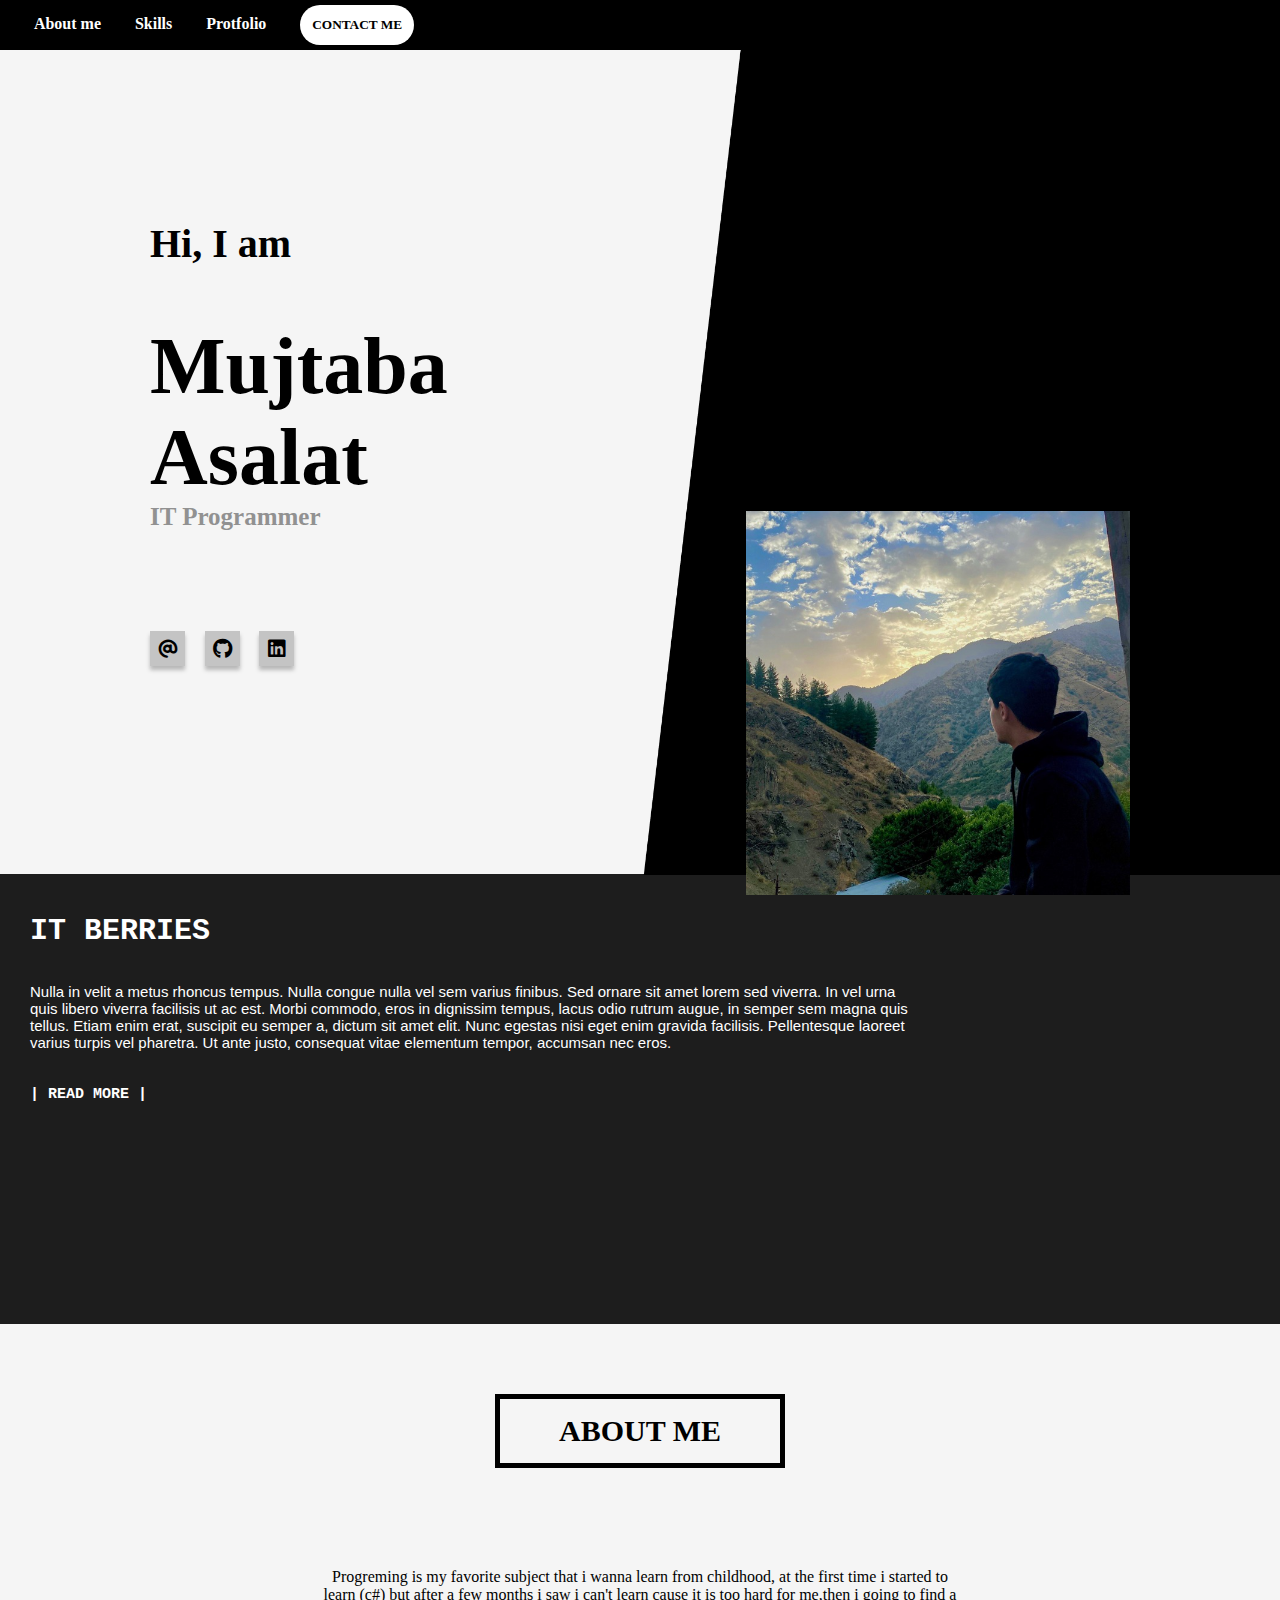
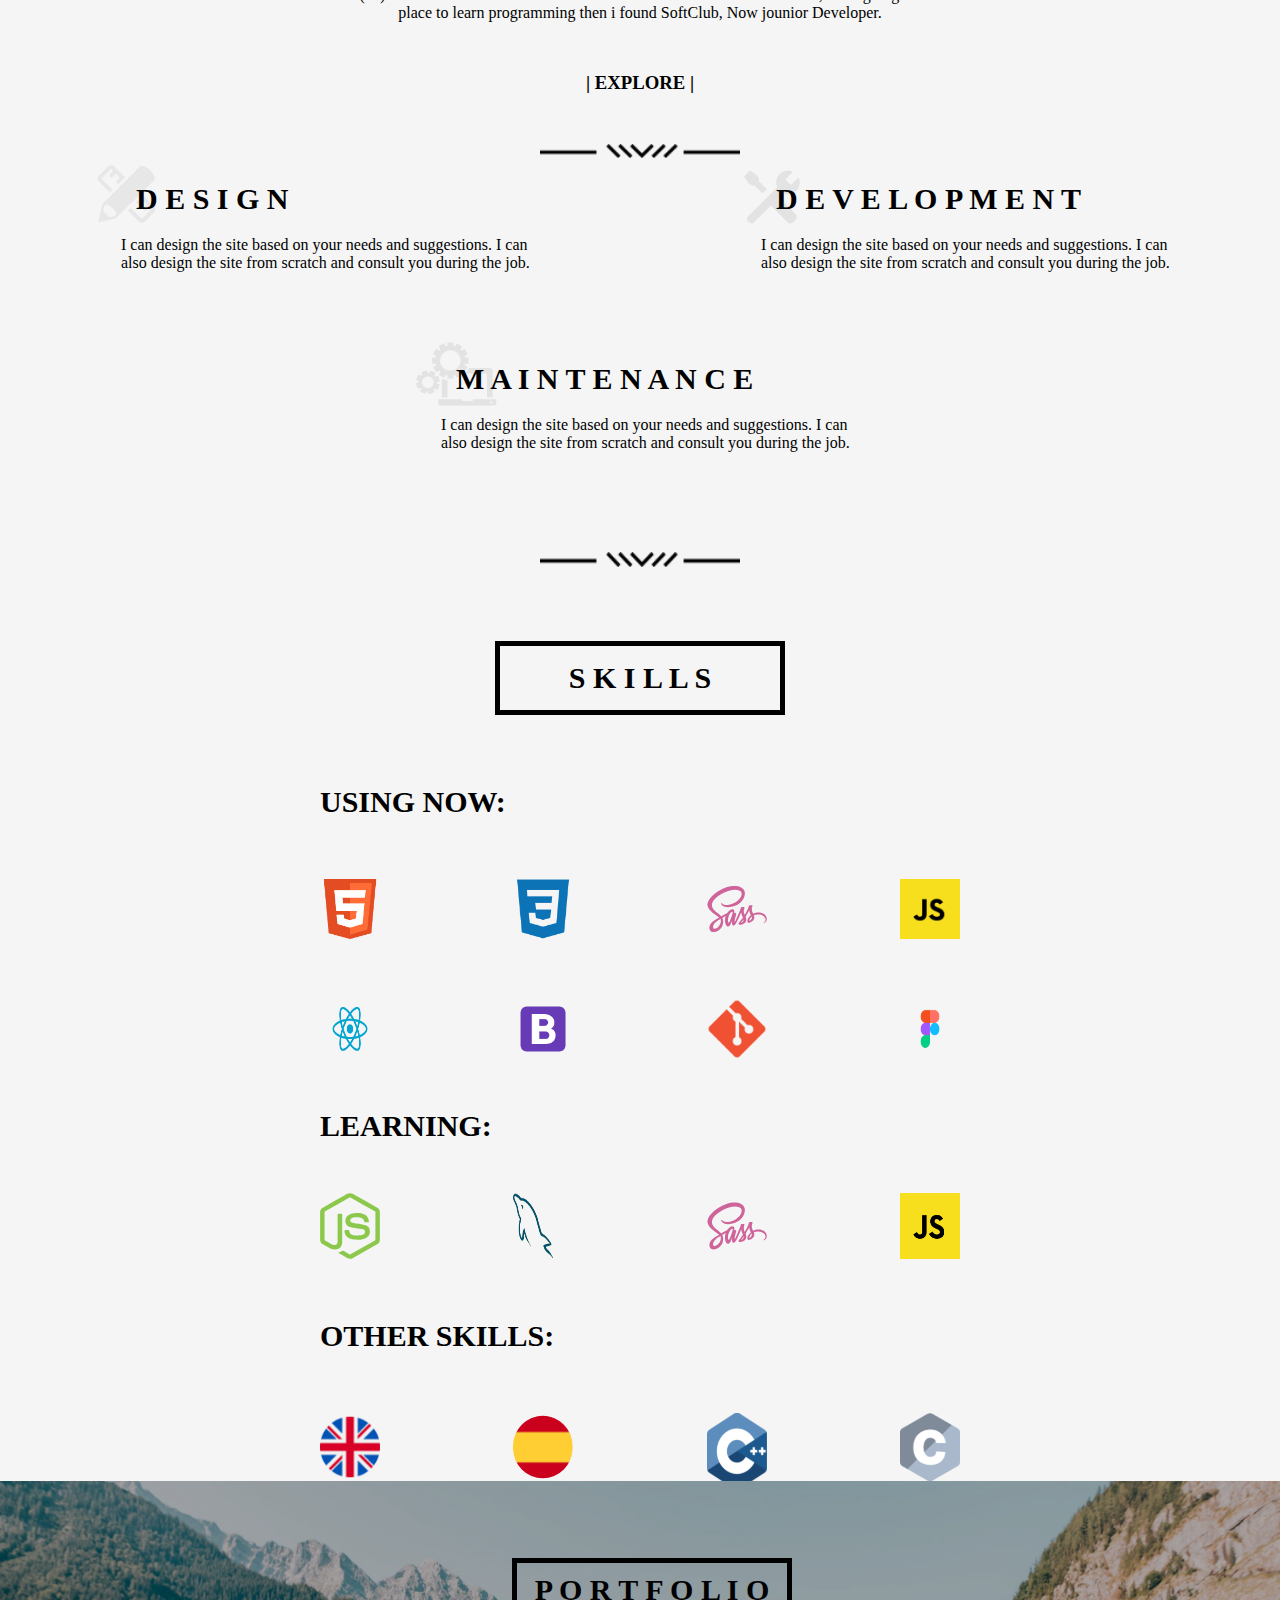
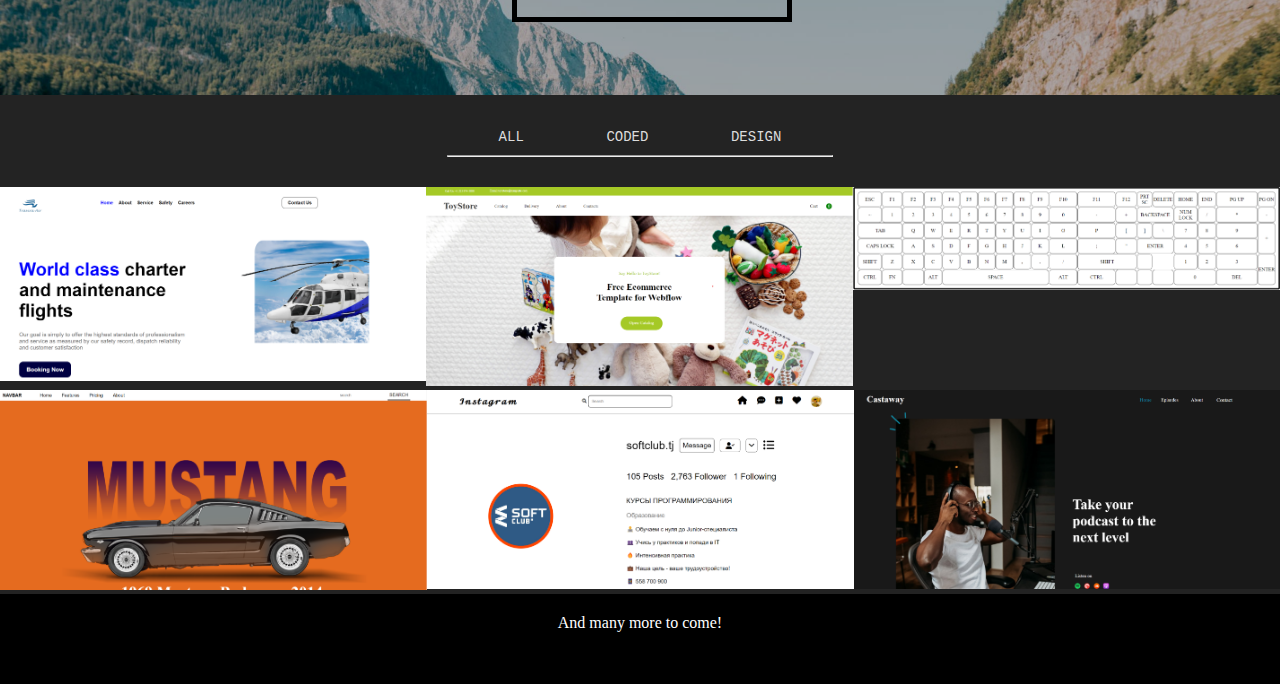
<file: index.html>
<!DOCTYPE html>
<html lang="en">

<head>
    <meta charset="UTF-8">
    <meta http-equiv="X-UA-Compatible" content="IE=edge">
    <meta name="viewport" content="width=device-width, initial-scale=1.0">
    <title>Document</title>
    <link rel="stylesheet" href="./styles/css/all.min.css">
    <link rel="stylesheet" href="style.css">
    <link rel="stylesheet" href="media.css">
</head>

<body>
    <div class="container">
        <div class="nav">
            <div class="right-nav">
                <a href=""><h4>About me</h4></a>
                <a href=""><h4>Skills</h4></a>
                <a href=""><h4>Protfolio</h4></a>
                <div class="CONTACT">
                    <a href=""><h5>CONTACT ME</h5></a>
                </div>
            </div>
        </div>
        <div class="img-bg">
            <div class="left-img-bg">
                <h2>Hi, I am</h2>
                <h1>Mujtaba Asalat</h1>
                <h4>IT Programmer</h4>
                <div class="icons">
                    <div class="icon1">
                        <button><i class="fa-solid fa-at"></i></button>
                    </div>
                    <div class="icon2">
                        <button><i class="fa-brands fa-github"></i></button>
                    </div>
                    <div class="icon3">
                        <button>
                            <i class="fa-brands fa-linkedin"></i>
                        </button>
                    </div>
                </div>
            </div>
            <div class="right-img-bg">
                <div class="black-img">
                    <img src="./images/black.png" alt="">
                </div>
                <div class="person">
                    <img src="./photo_2022-08-03_14-49-07.jpg" alt="">
                </div>
            </div>
        </div>
        <div class="button-text">
            <div class="left-button">
                <h1>IT BERRIES</h1>
                <p>Nulla in velit a metus rhoncus tempus. Nulla congue nulla vel sem varius finibus. Sed ornare sit amet
                    lorem sed viverra. In vel urna quis libero viverra facilisis ut ac est. Morbi commodo, eros in
                    dignissim
                    tempus, lacus odio rutrum augue, in semper sem magna quis tellus. Etiam enim erat, suscipit eu
                    semper a,
                    dictum sit amet elit. Nunc egestas nisi eget enim gravida facilisis. Pellentesque laoreet varius
                    turpis
                    vel pharetra. Ut ante justo, consequat vitae elementum tempor, accumsan nec eros.
                </p>
                <h3>| READ MORE |</h3>
            </div>
        </div>
        <div class="middle">
            <div class="about">
                <div class="about-me">
                    <div class="about-me-text">
                        <h3>ABOUT ME</h3>
                    </div>
                    <div class="about-me-p">
                        <p>Progreming is my favorite subject that i wanna learn from childhood,
                            at the first time i started to learn (c#) but after a few months i
                            saw i can't learn cause it is too hard for me,then i going to find a
                            place to learn programming then i found SoftClub, Now jounior Developer.
                        </p>
                    </div>
                    <div class="explore">
                        <h3>| EXPLORE |</h3>
                    </div>
                    <div class="imgseparatorBlack">
                        <img src="./images/separatorBlack 1.png" alt="">
                    </div>
                    <div class="about-me-down">
                        <div class="choice1-and-choice2">
                            <div class="choice1">
                                <div class="design-img">
                                    <img src="./images/design.png" alt="">
                                    <h3>D E S I G N</h3>
                                </div>
                                <p>I can design the site based on your needs and suggestions. I can also design the site
                                    from scratch and consult you during the job.
                                </p>
                            </div>
                            <div class="choice2">
                                <div class="design-img">
                                    <img src="./images/maintenance--v3 1.png" alt="">
                                    <h3>D E V E L O P M E N T</h3>
                                </div>
                                <p>I can design the site based on your needs and suggestions. I can also design the site
                                    from scratch and consult you during the job.
                                </p>
                            </div>
                        </div>
                    </div>
                    <div class="choice3">
                        <div class="design-img">
                            <img src="./images/img_533288 1.png" alt="">
                            <h3>M A I N T E N A N C E</h3>
                        </div>
                        <p>
                            I can design the site based on your needs and suggestions. I can also design the site
                            from scratch and consult you during the job.
                        </p>
                    </div>
                    <div class="imgseparatorBlack2">
                        <img src="./images/separatorBlack 1.png" alt="">
                    </div>
                </div>
                <div class="Skills">
                    <h3>S K I L L S</h3>
                </div>
                <div class="down-middle">
                    <div class="using-name">
                        <h3>USING NOW:</h3>
                    </div>
                    <div class="icons-html">
                        <img src="./Image Icons/HTML.png" alt="">
                        <img src="./Image Icons/CSS.png" alt="">
                        <img src="./Image Icons/SASS.svg" alt="">
                        <img src="./Image Icons/JS.png" alt="">
                    </div>
                    <div class="icons-react">
                        <img src="./Image Icons/REACT.png" alt="">
                        <img src="./Image Icons/bootstrap.png" alt="">
                        <img src="./Image Icons/GIT.png" alt="">
                        <img src="./Image Icons/FIGMA.png" alt="">
                    </div>
                    <div class="LEARNING">
                        <h3>LEARNING:</h3>
                    </div>
                    <div class="icons-learning">
                        <img src="./Image Icons/nodejs.svg" alt="">
                        <img src="./Image Icons/Mysql.png" alt="">
                        <img src="./Image Icons/SASS.svg" alt="">
                        <img src="./Image Icons/JS.png" alt="">
                    </div>
                    <div class="other-skills">
                        <h3>OTHER SKILLS:</h3>
                    </div>
                    <div class="icons-other-skills">
                        <img src="./Image countries/image 18.svg" alt="">
                        <img src="./Image countries/image 19.svg" alt="">
                        <img src="./Image countries/image 20.svg" alt="">
                        <img src="./Image countries/image 17.svg" alt="">
                    </div>
                </div>
            </div>
        </div>
        <div class="down-portfolio">
            <div class="portfolio">
                <h3>P O R T F O L I O</h3>
            </div>
            <div class="img-portfolio">
                <img src="./image 12.png" alt="">
            </div>
            <div class="text-hr">
                <a href="#"><p>ALL</p></a>
                <a href="#"><p>CODED</p></a>
                <a href="#"><p>DESIGN</p></a>
            </div>
            <hr>
            <div class="images-portfolio">
                <div class="three-first-images">
                    <a href="./hmw/index.html"><img src="./flight.png" alt=""></a>
                    <a href="./second exam/figma.html"><img src="./exam2.png" alt=""></a>
                    <a href="./keyboard.html"><img src="./2022-09-10 230957.png" alt=""></a>
                </div>
                <div class="three-secound-images">
                    <a href="./grid1/mustang.html"><img src="./mustang.png" alt=""></a>
                    <a href="./Instagram/instagram.html"><img src="./instag.png" alt=""></a>
                    <a href="./third exam/figma.html"><img src="./exam3.png" alt=""></a>
                </div>
                <div class="down-portfolio-and">
                    <p>And many more to come!</p>
                </div>
            </div>
        </div>
    </div>
</body>

</html>
</file>
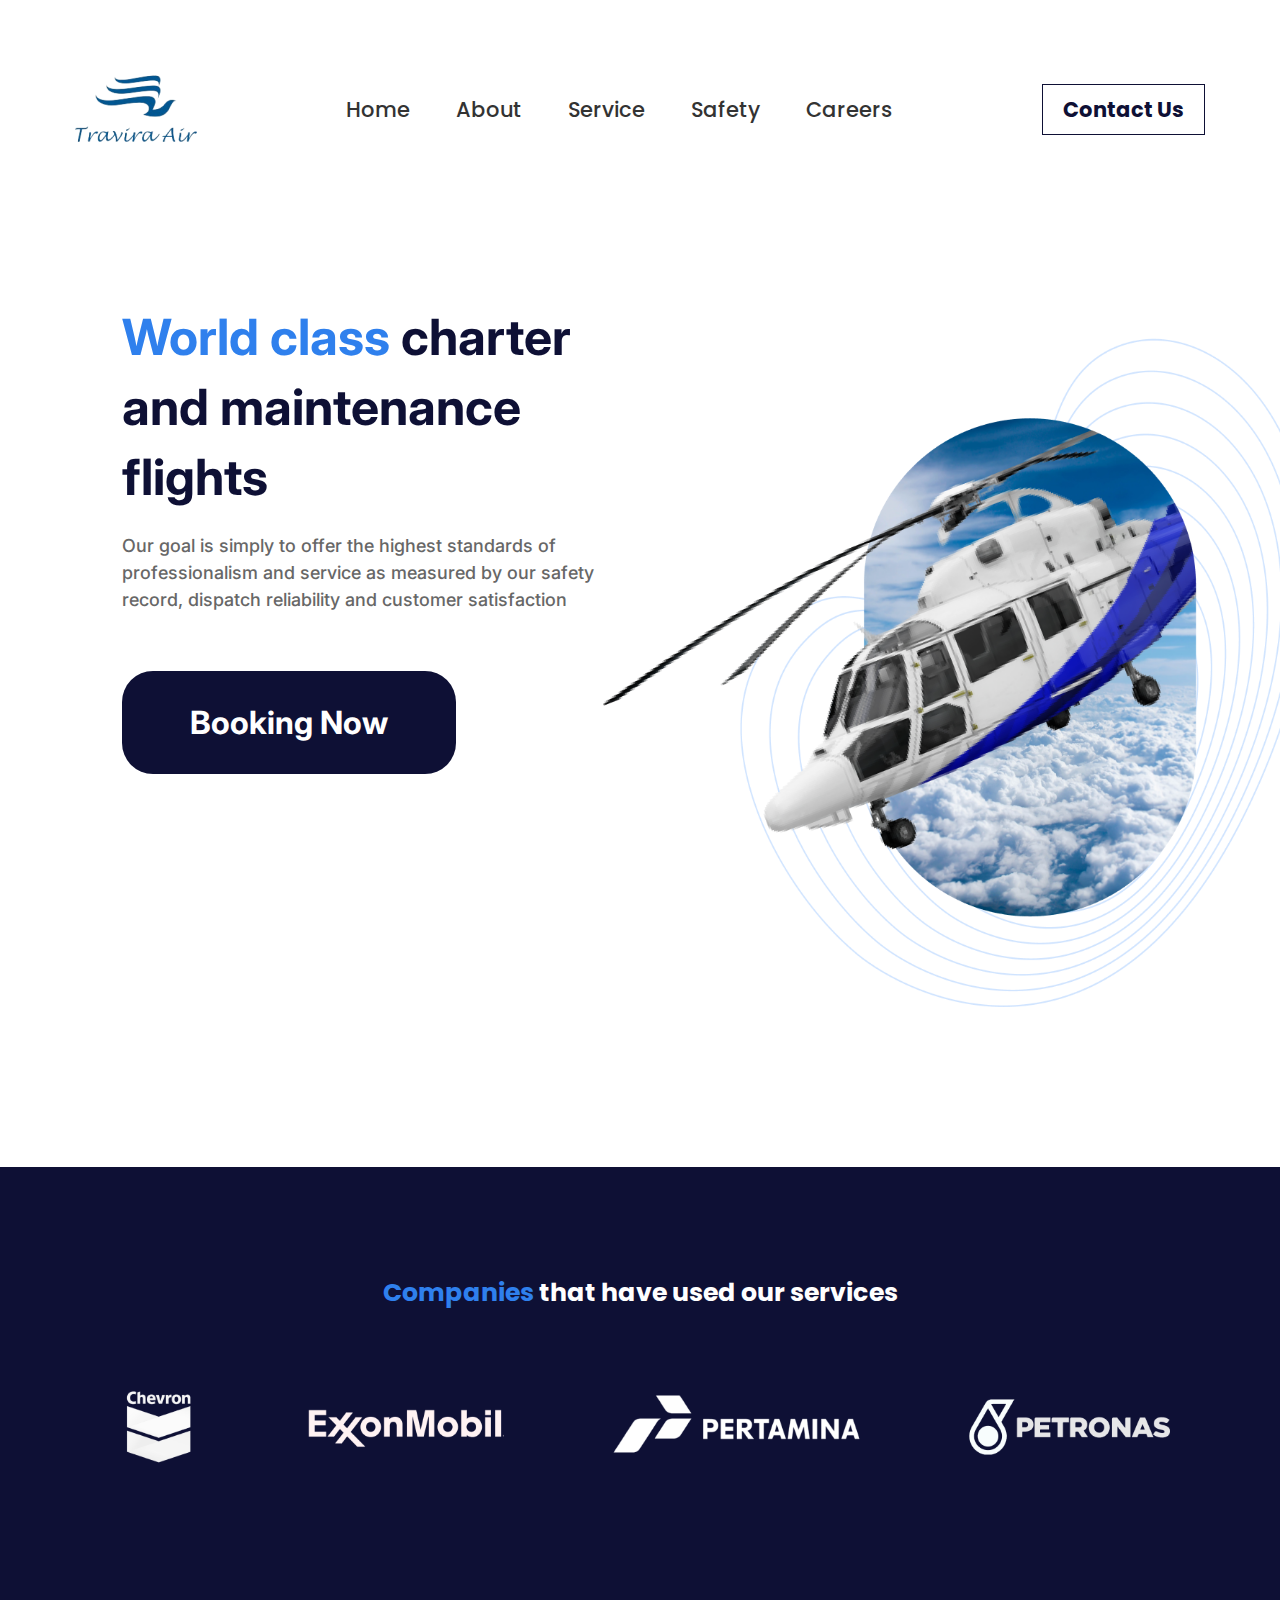
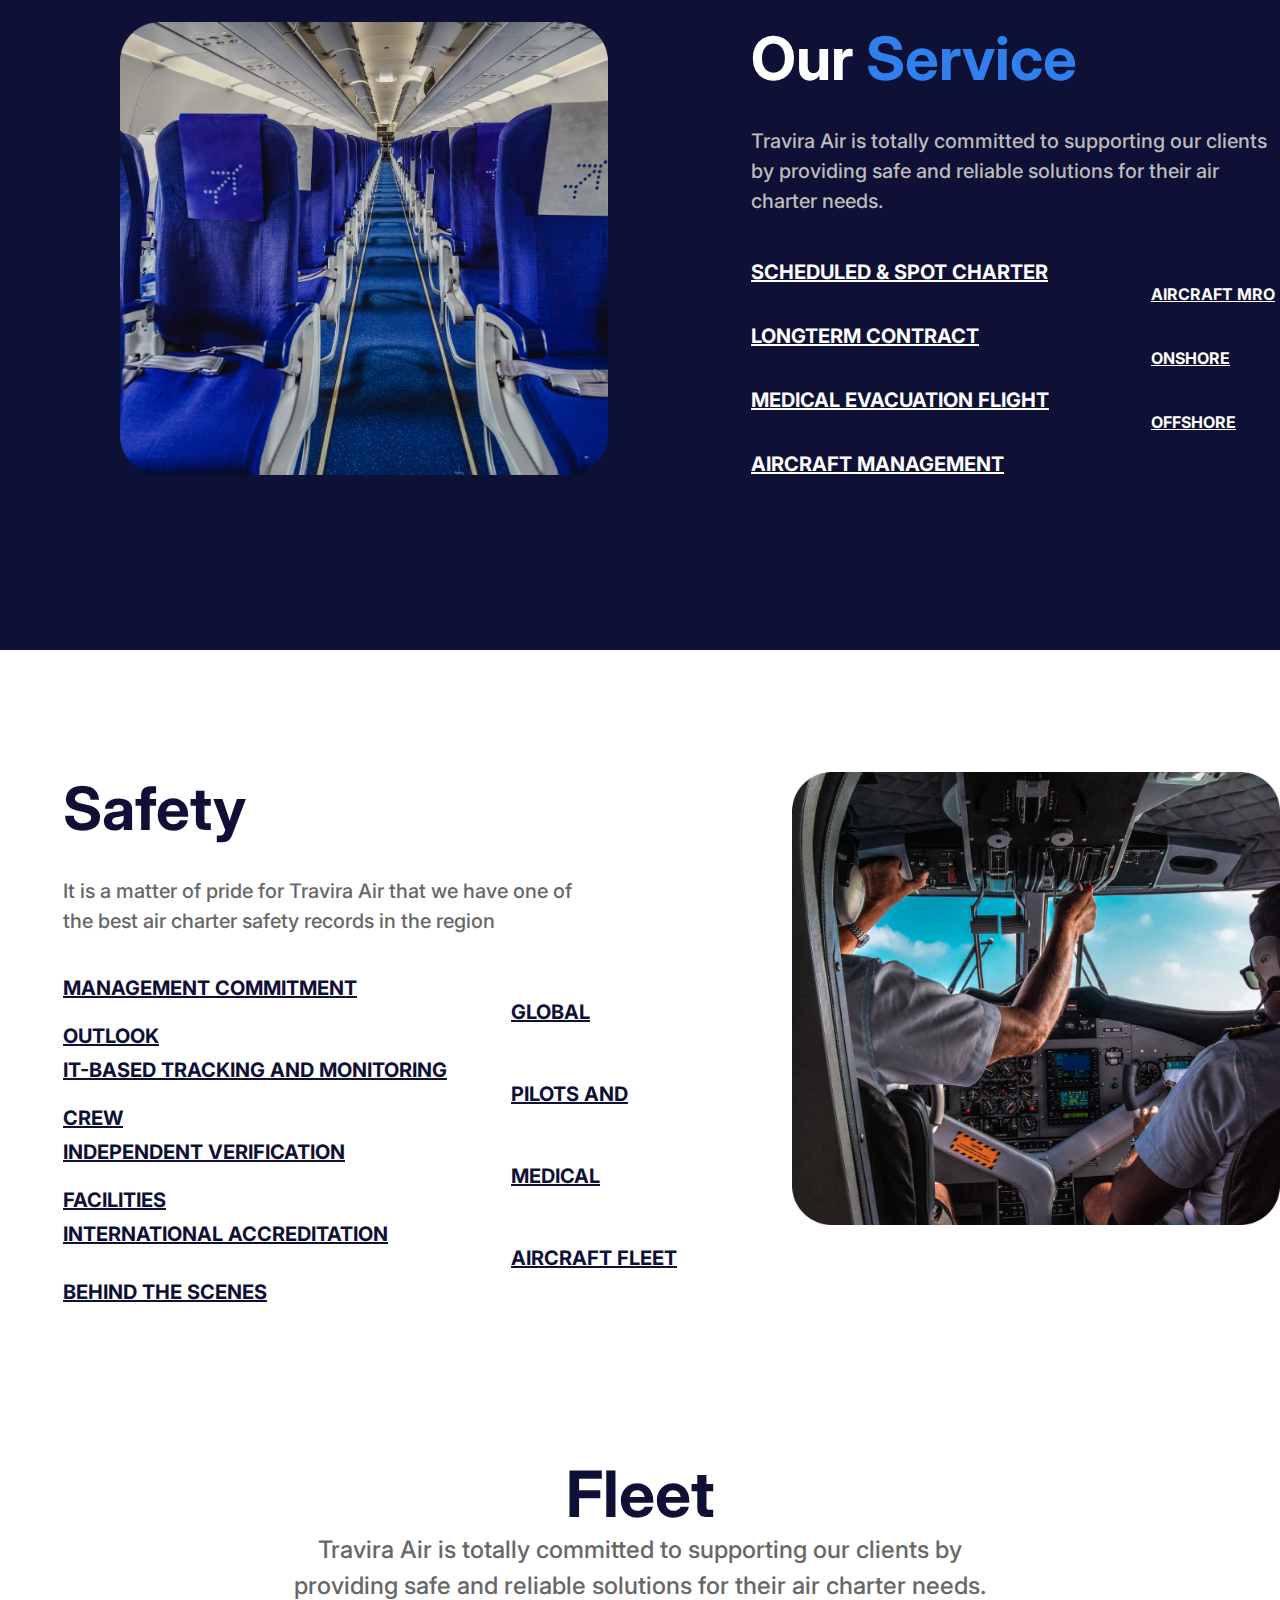
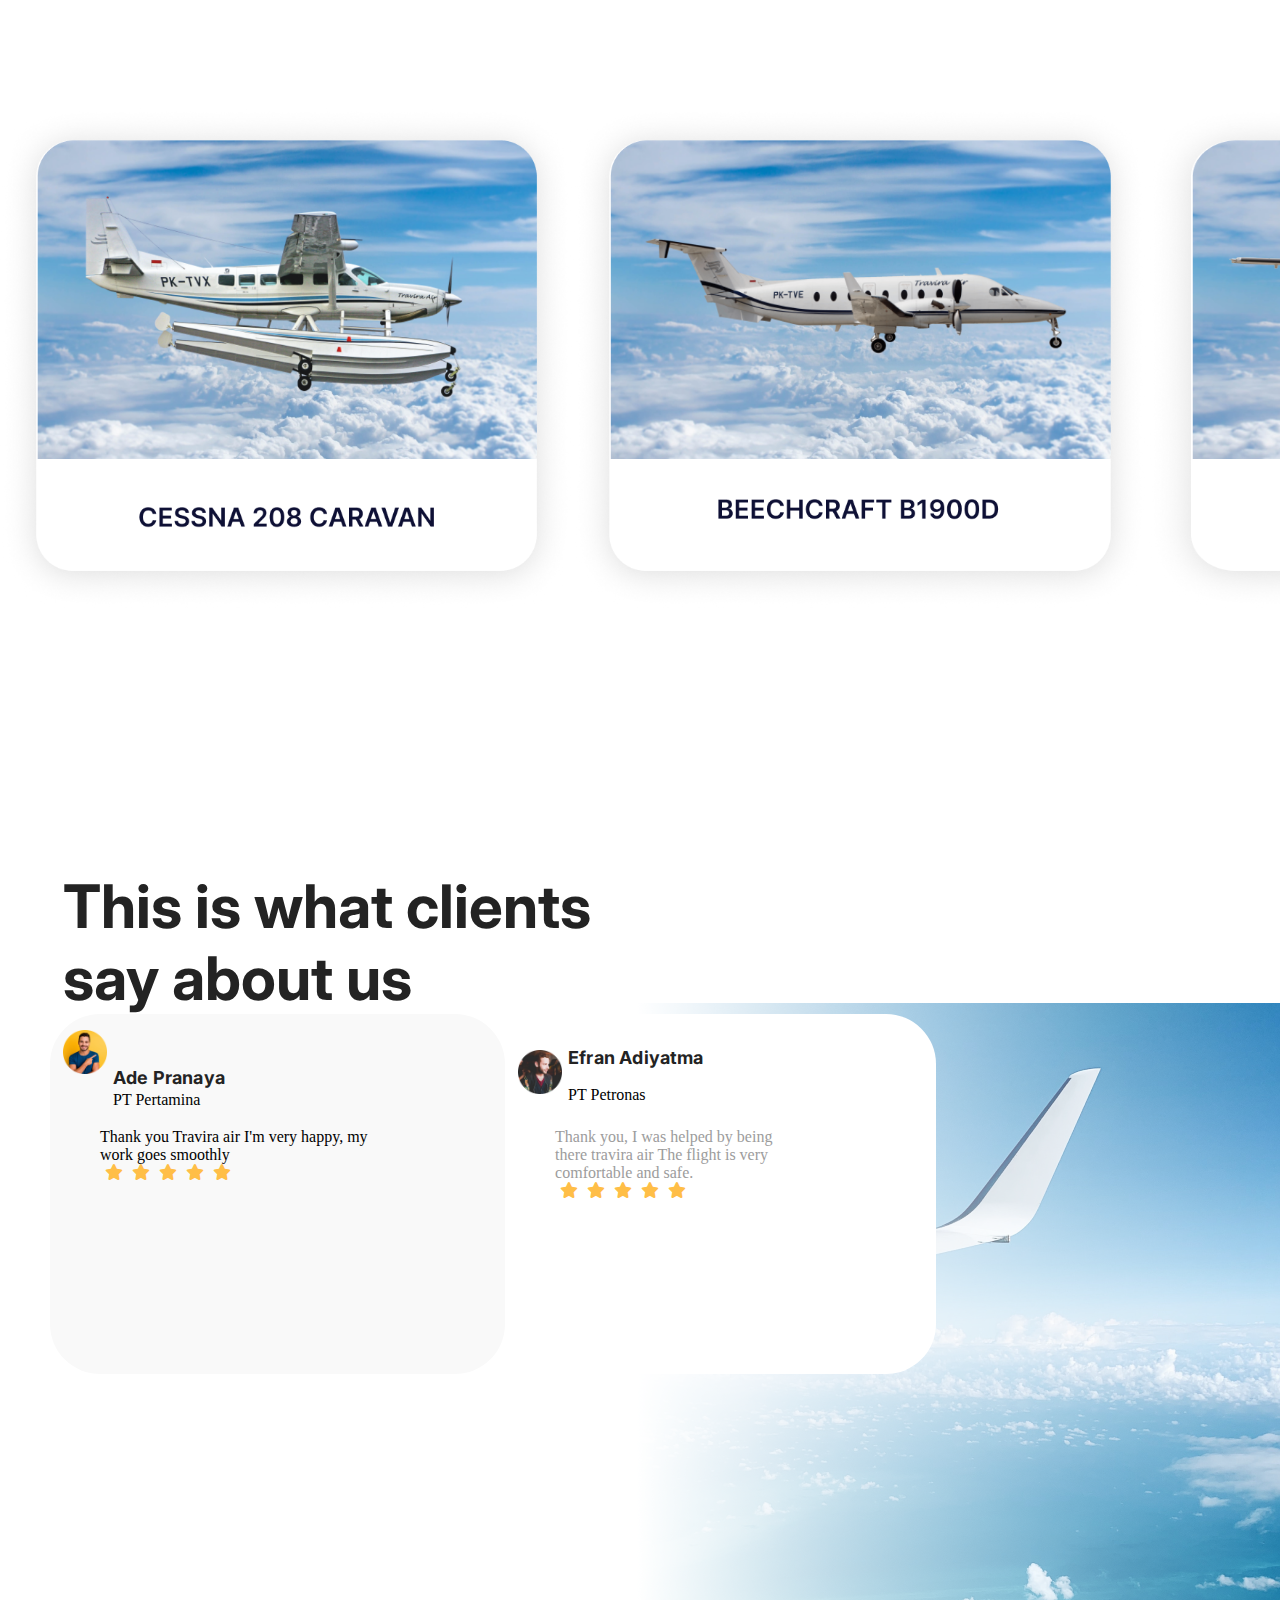
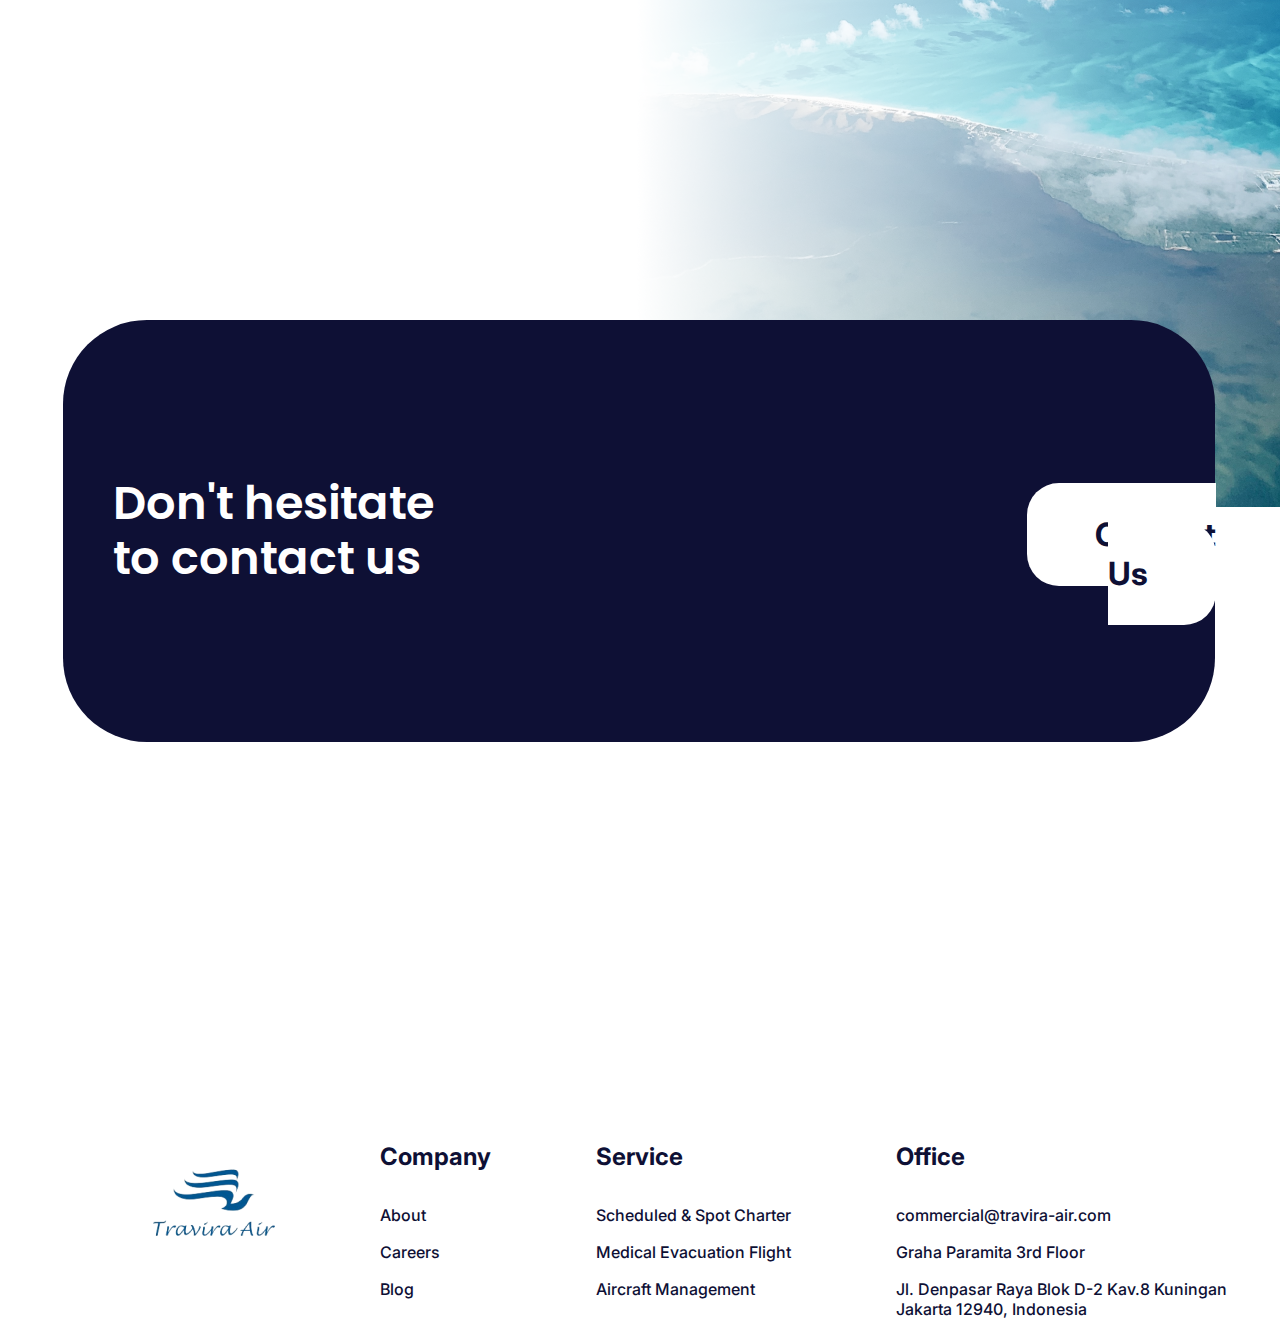
<file: hmw/index.html>
<!DOCTYPE html>
<html lang="en">

<head>
  <link href="https://fonts.googleapis.com/css2?family=Inter:wght@100;300;500;700;900&display=swap" rel="stylesheet" />
  <link href="https://fonts.googleapis.com/css2?family=Poppins:wght@100;200;300;400;500;600;700;800;900&display=swap"
    rel="stylesheet" />
  <link rel="stylesheet" href="style.css" />
  <link rel="stylesheet" href="./icons/css/all.css">
  <link rel="stylesheet" href="./icons/css/all.min.css">
  <meta charset="UTF-8" />
  <meta http-equiv="X-UA-Compatible" content="IE=edge" />
  <meta name="viewport" content="width=device-width, initial-scale=1.0" />
  <title>Document</title>
</head>

<body>
  <div class="top">
    <div class="travira-air">
      <img src="./images/travira.png" alt="" />
    </div>

    <div class="text">
      <a href="" class="home">Home</a>
      <a href="" id="text">About</a>
      <a href="" id="text">Service</a>
      <a href="" id="text">Safety</a>
      <a href="" id="text">Careers</a>
    </div>

    <div class="contact">
      <a href="" id="contact">Contact Us</a>
    </div>
  </div>
  <div class="world">
    <div class="left">
      <h1>
        <span>World class</span> charter <br />
        and maintenance <br />
        flights
      </h1>
      <p>
        Our goal is simply to offer the highest standards of <br />
        professionalism and service as measured by our safety <br />
        record, dispatch reliability and customer satisfaction
      </p>
      <a id="book" href="">Booking Now</a>
    </div>
  </div>

  <div class="companies">
    <h1 id="companies"><span>Companies</span> that have used our services</h1>
    <img id="surat" src="./images/Brands.png" alt="" />
    <div class="fl">
      <div>
        <img src="./images/sideniyo.png" alt="" />
      </div>
      <div class="txt">
        <h1>Our <span>Service</span></h1>
        <p>
          Travira Air is totally committed to supporting our clients <br />
          by providing safe and reliable solutions for their air <br />
          charter needs.
        </p>
        <div class="h6">
          <h6>SCHEDULED & SPOT CHARTER</h6>
          <span class="span"> AIRCRAFT MRO</span>
          <h6>LONGTERM CONTRACT</h6>
          <span class="span"> ONSHORE</span>
          <h6>MEDICAL EVACUATION FLIGHT</h6>
          <span class="span"> OFFSHORE</span>
          <h6>AIRCRAFT MANAGEMENT</h6>
        </div>
      </div>
    </div>
  </div>

  <div class="safety">
    <div class="chap">
      <h1>Safety</h1>
      <p>
        It is a matter of pride for Travira Air that we have one of <br />
        the best air charter safety records in the region
      </p>
      <h6>MANAGEMENT COMMITMENT</h6>
      <span>GLOBAL OUTLOOK</span>
      <h6>IT-BASED TRACKING AND MONITORING</h6>
      <span>PILOTS AND CREW</span>
      <h6>INDEPENDENT VERIFICATION</h6>
      <span>MEDICAL FACILITIES</span>
      <h6>INTERNATIONAL ACCREDITATION</h6>
      <span>AIRCRAFT FLEET</span>
      <h6>BEHIND THE SCENES</h6>
    </div>
    <div class="rost">
      <img src="./images/kabina.png" alt="" />
    </div>
  </div>
  <h1 class="fle">Fleet</h1>
  <p class="air">
    Travira Air is totally committed to supporting our clients by <br />
    providing safe and reliable solutions for their air charter needs.
  </p>
  <div class="sm">
    <img class="frame" src="./images/Group 36.png" alt="" />
    <img class="frame" src="./images/Group 37.png" alt="" />
    <img class="frame" src="./images/Group 38.png" alt="" />
  </div>
  <div class="samolyot">
    <h1>
      This is what clients <br />
      say about us
    </h1>
    <div class="con">
      <div class="left-con">
        <div class="top-ade">
          <div class="image-ade">
            <img class="class" src="./p1.png" alt="">
          </div>
          <div class="text-ade">
            <h3 class="ade">Ade Pranaya</h3>
            <p>PT Pertamina</p>
          </div>
        </div>
        <div class="down-ade">
          <p>Thank you Travira air I'm very happy, my work goes smoothly</p>
          <i class="fa-solid fa-star" style="color: rgb(255, 190, 71);"></i>
          <i class="fa-solid fa-star" style="color: rgb(255, 190, 71);"></i>
          <i class="fa-solid fa-star" style="color: rgb(255, 190, 71);"></i>
          <i class="fa-solid fa-star" style="color: rgb(255, 190, 71);"></i>
          <i class="fa-solid fa-star" style="color: rgb(255, 190, 71);"></i>
        </div>
      </div>
      <div class="right-con">
        <div class="top-erfan">
          <div class="image-erfan">
            <img src="./p2.png" alt="">
          </div>
          <div class="text-erfan">
            <h3 class="erfan">Efran Adiyatma</h3>
            <p>PT Petronas</p>
          </div>
        </div>
        <div class="down-erfan">
          <p>Thank you, I was helped by being there
            travira air The flight is very comfortable and safe.</p>
          <i class="fa-solid fa-star" style="color: rgb(255, 190, 71);"></i>
          <i class="fa-solid fa-star" style="color: rgb(255, 190, 71);"></i>
          <i class="fa-solid fa-star" style="color: rgb(255, 190, 71);"></i>
          <i class="fa-solid fa-star" style="color: rgb(255, 190, 71);"></i>
          <i class="fa-solid fa-star" style="color: rgb(255, 190, 71);"></i>
        </div>
      </div>
    </div>
  </div>
  <div class="rectangle">
    <div>
      <h1>
        Don't hesitate <br />
        to contact us
      </h1>
    </div>
    <div class="a">
      <a id="a" href="">Contact Us</a>
    </div>
  </div>
  <div class="">
    <div class="footer">
      <div>
        <img src="./images/travira.png" alt="" />
      </div>

      <div>
        <h1>Company</h1>
        <p>About</p>
        <p>Careers</p>
        <p>Blog</p>
      </div>

      <div>
        <h1>Service</h1>
        <p>Scheduled & Spot Charter</p>
        <p>Medical Evacuation Flight</p>
        <p>Aircraft Management</p>
      </div>

      <div>
        <h1>Office</h1>
        <p>commercial@travira-air.com</p>
        <p>Graha Paramita 3rd Floor</p>
        <p>
          Jl. Denpasar Raya Blok D-2 Kav.8 Kuningan <br />
          Jakarta 12940, Indonesia
        </p>
      </div>
    </div>
  </div>
</body>

</html>
</file>
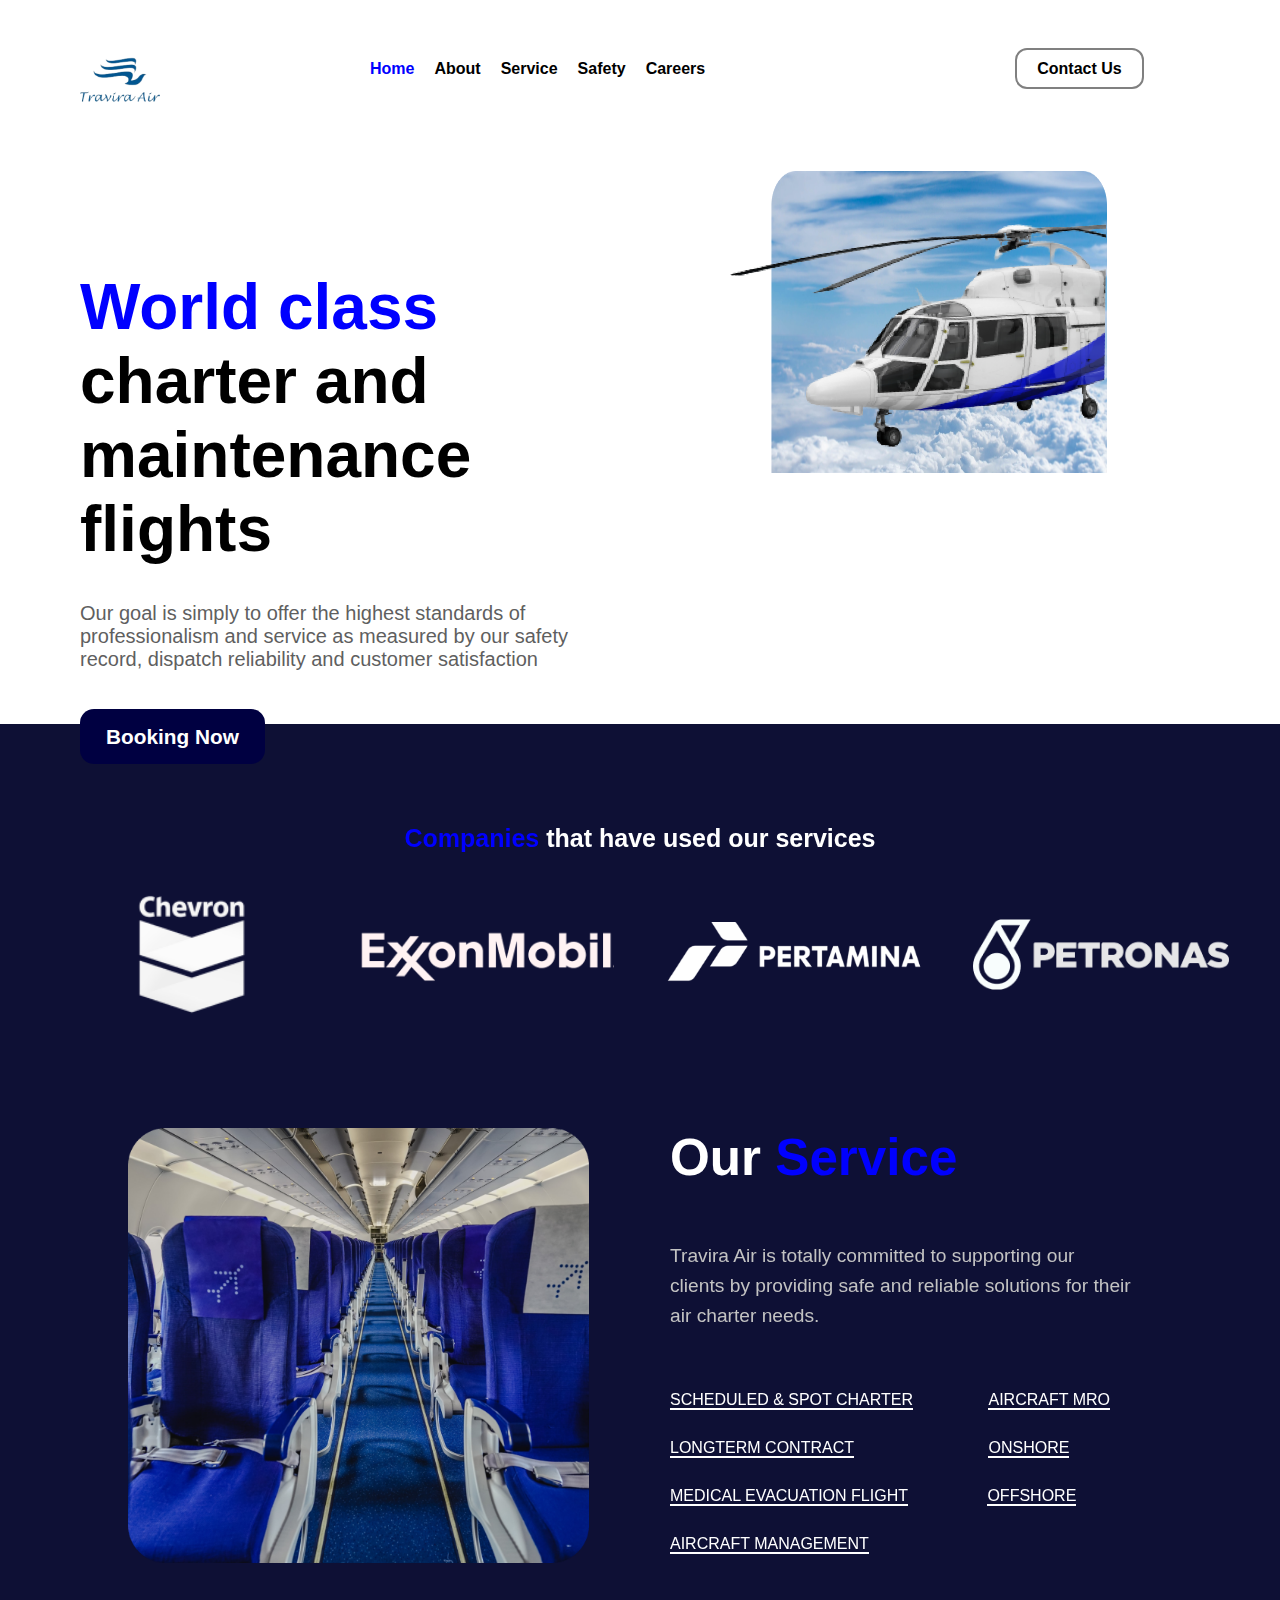
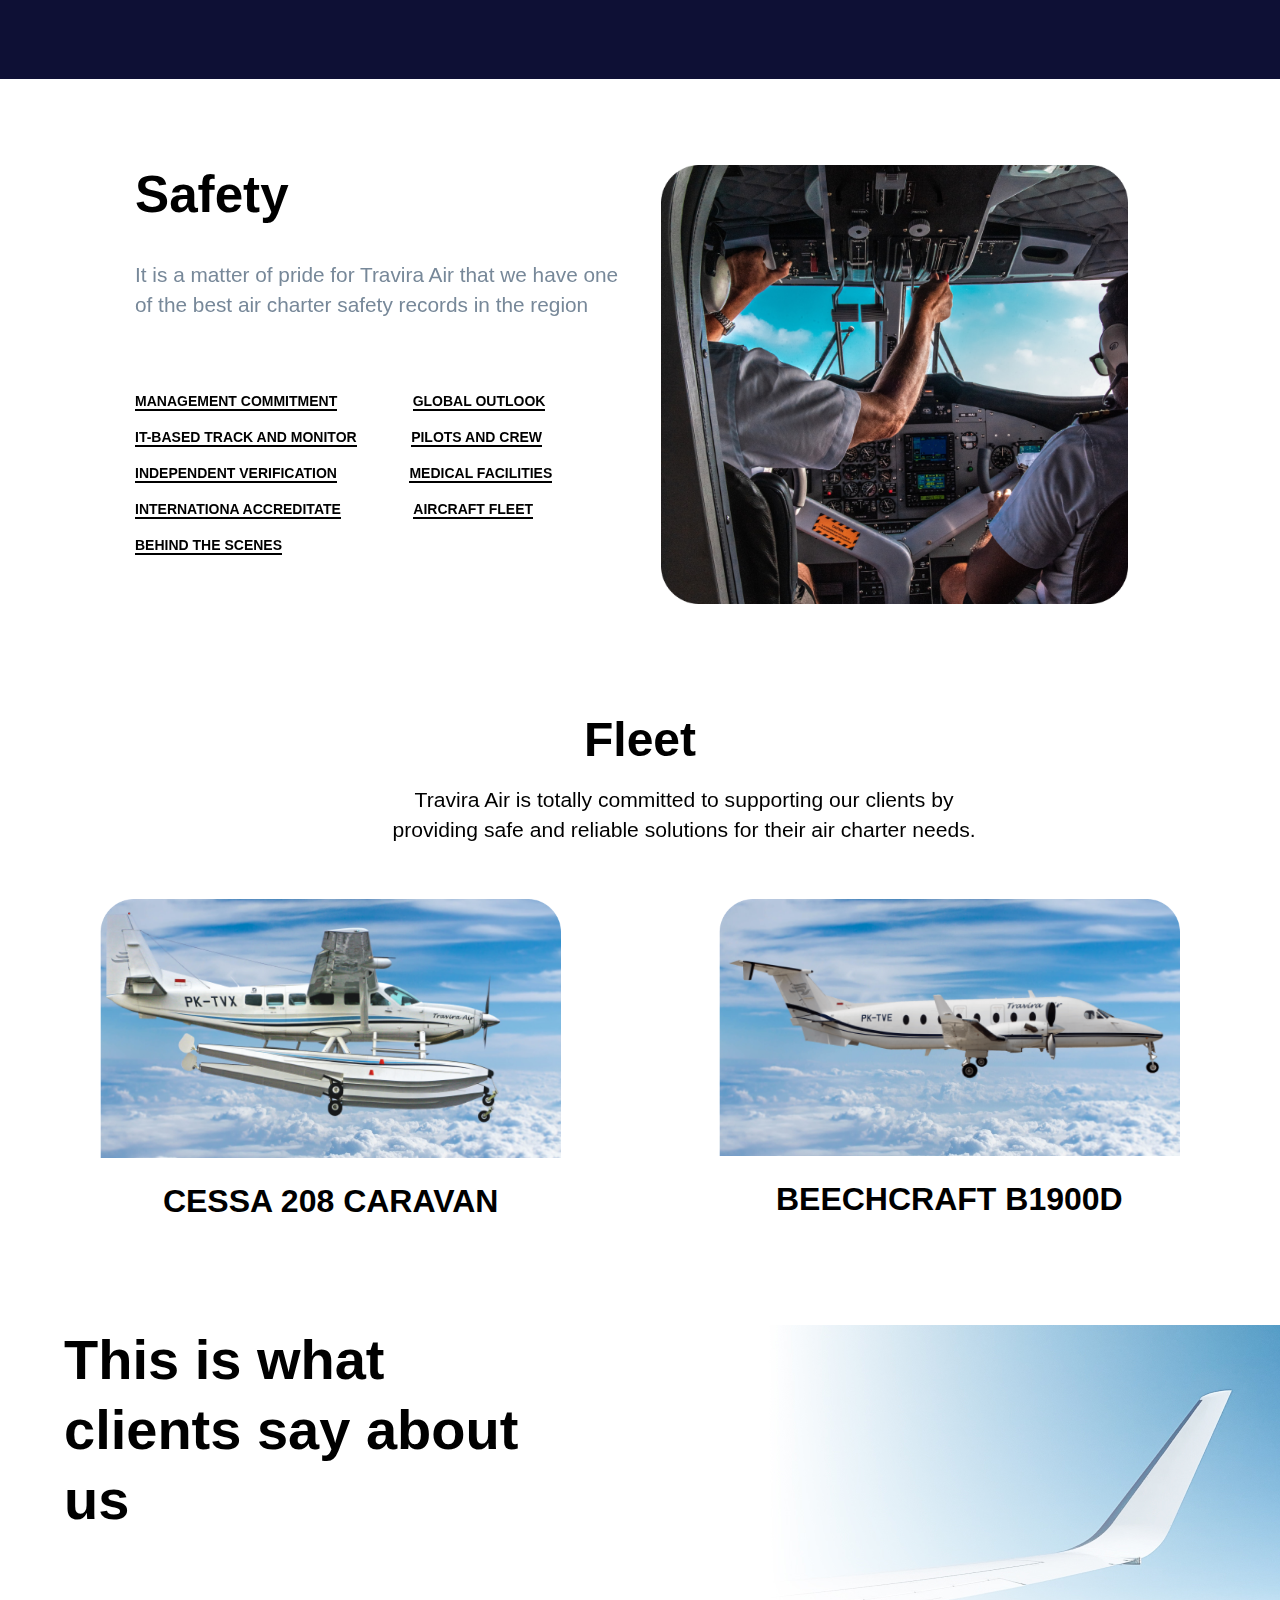
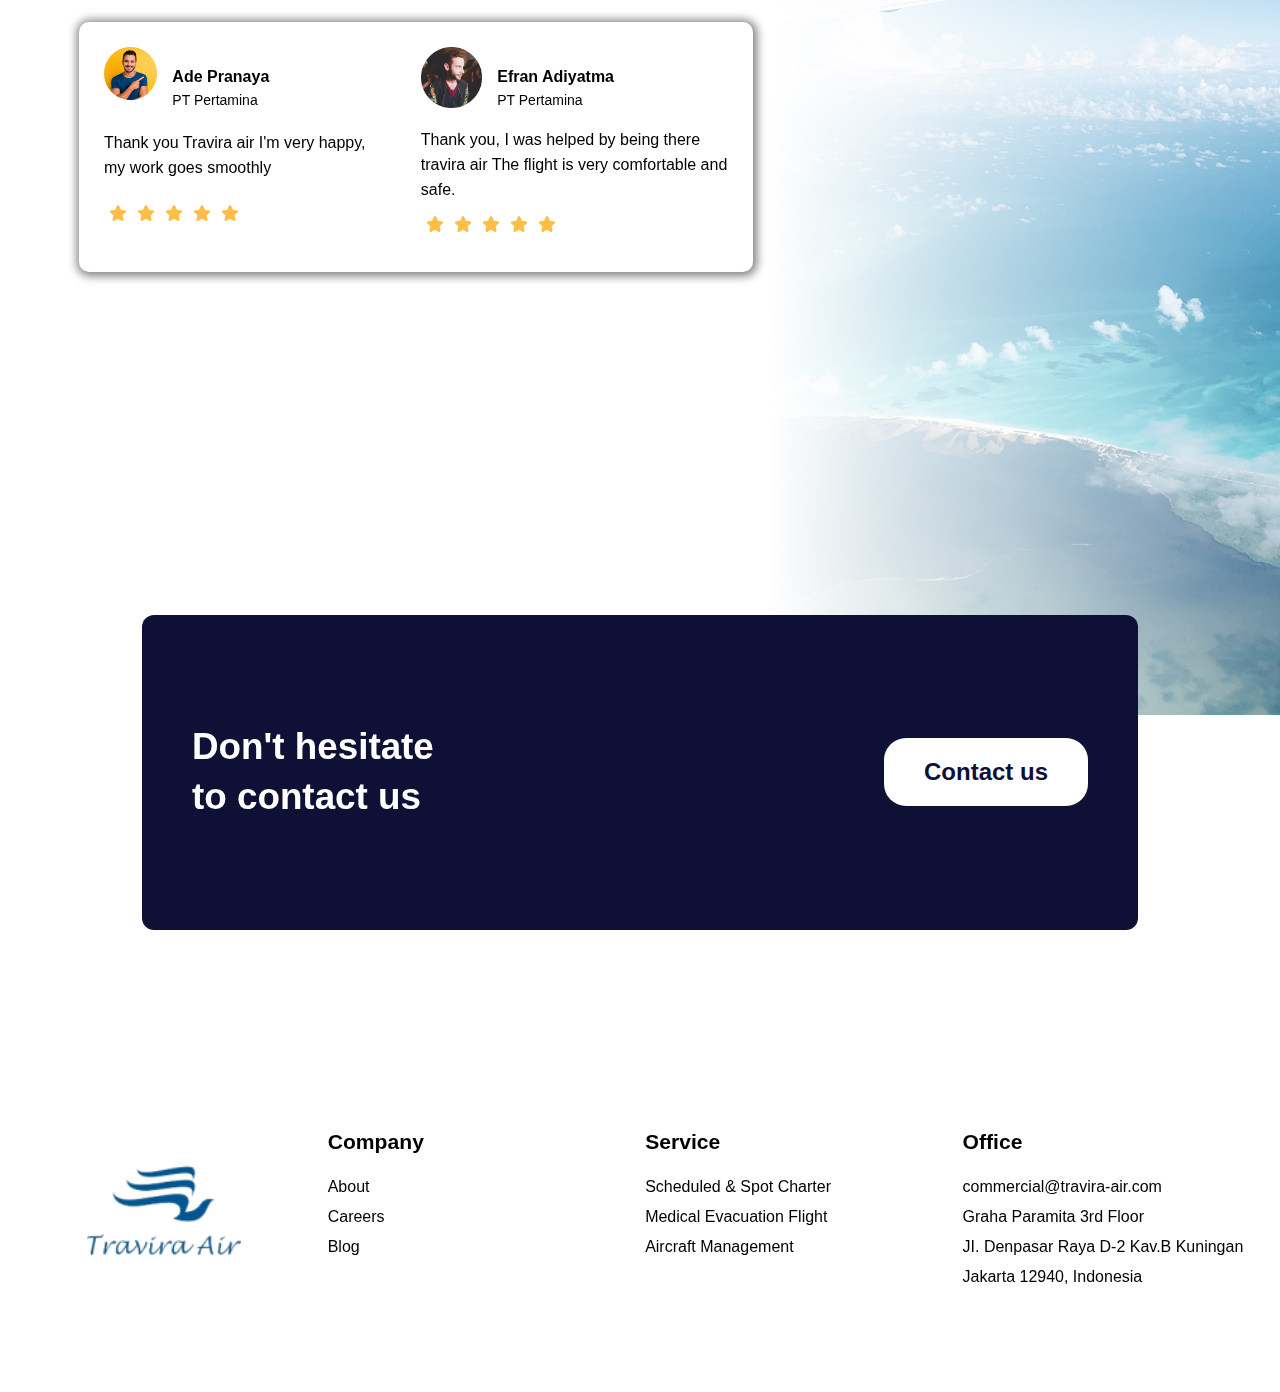
<file: work/index.html>
<!DOCTYPE html>
<html lang="en">
  <head>
    <meta charset="UTF-8" />
    <meta http-equiv="X-UA-Compatible" content="IE=edge" />
    <meta name="viewport" content="width=device-width, initial-scale=1.0" />
    <link rel="stylesheet" href="./main.css" />
    <link rel="stylesheet" href="./Icon/css/all.css">
    <link href="https://unpkg.com/aos@2.3.1/dist/aos.css" rel="stylesheet">
    <title>Travira Air</title>
  </head>
  <body>
    <div class="container">
      <div class="box1">
        <div class="home">
          <img src="./img/a1.png" />
          <a href="#"><span class="s1">Home</span></a>
          <a href="#"><span class="s2">About</span></a>
          <a href="#"><span class="s2">Service</span></a>
          <a href="#"><span class="s2">Safety</span></a>
          <a href="#"><span class="s2">Careers</span></a>
          <a href="#"><span class="us">Contact Us</span></a>
        </div>
        <div class="world">
          <div class="left">
            <h1><span>World class</span> charter and maintenance flights</h1>
            <br /><br />
            <p>
              Our goal is simply to offer the highest standards of
              professionalism and service as measured by our safety record,
              dispatch reliability and customer satisfaction
            </p>
            <br /><br /><br />
            <a href="#">Booking Now</a>
          </div>
          <div class="right">
            <img src="./img/a2.png" />
          </div>
        </div>
      </div>

      <div class="box2">
        <h1 data-aos="fade-down"
        data-aos-anchor="#example-anchor"
        data-aos-offset="500"
        data-aos-duration="3000" class="h1"><span>Companies</span> that have used our services</h1>
        <br /><br />
        <div class="chevron">
          <img data-aos="fade-right"
          data-aos-anchor="#example-anchor"
          data-aos-offset="500"
          data-aos-duration="3000" class="img1" src="./img/w1.png" />
          <img data-aos="fade-up"
          data-aos-anchor="#example-anchor"
          data-aos-offset="500"
          data-aos-duration="3000" src="./img/w2.png" />
          <img data-aos="fade-up"
          data-aos-anchor="#example-anchor"
          data-aos-offset="500"
          data-aos-duration="3000" src="./img/w3.png" />
          <img data-aos="fade-left"
          data-aos-anchor="#example-anchor"
          data-aos-offset="500"
          data-aos-duration="3000" src="./img/w4.png" />
        </div>
        <br /><br /><br /><br /><br /><br />
        <div class="ourservice">
          <div data-aos="fade-right"
          data-aos-anchor="#example-anchor"
          data-aos-offset="500"
          data-aos-duration="3000" class="left">
            <img src="./img/a3.png" />
          </div>
          <div data-aos="fade-left"
          data-aos-anchor="#example-anchor"
          data-aos-offset="500"
          data-aos-duration="3000" class="right">
            <h1>Our <span>Service</span></h1>
            <br /><br /><br />
            <p>
              Travira Air is totally committed to supporting our clients by
              providing safe and reliable solutions for their air charter needs.
            </p>
            <br /><br /><br />
            <span><a href="#">SCHEDULED & SPOT CHARTER</a></span>
            <span class="a1"><a href="#">AIRCRAFT MRO</a></span
            ><br /><br />

            <span><a href="#">LONGTERM CONTRACT</a></span>
            <span class="a2"><a href="#">ONSHORE</a></span
            ><br /><br />

            <span><a href="#">MEDICAL EVACUATION FLIGHT</a></span>
            <span class="a3"><a href="#">OFFSHORE</a></span
            ><br /><br />

            <span><a href="#">AIRCRAFT MANAGEMENT</a></span>
          </div>
        </div>
        <br /><br /><br /><br />
      </div>
      <br /><br />

      <div class="box3">
        <div  class="safety">
          <div data-aos="fade-right"
          data-aos-anchor="#example-anchor"
          data-aos-offset="500"
          data-aos-duration="3000" class="left">
            <h1>Safety</h1>
            <br /><br />
            <p>
              It is a matter of pride for Travira Air that we have one of the
              best air charter safety records in the region
            </p>
            <br /><br /><br /><br />
            <span><a href="#">MANAGEMENT COMMITMENT</a></span>
            <span class="a1"><a href="#">GLOBAL OUTLOOK</a></span
            ><br /><br />

            <span><a href="#">IT-BASED TRACK AND MONITOR</a></span>
            <span class="a2"><a href="#">PILOTS AND CREW</a></span
            ><br /><br />

            <span><a href="#">INDEPENDENT VERIFICATION</a></span>
            <span class="a3"><a href="#">MEDICAL FACILITIES</a></span
            ><br /><br />

            <span><a href="#">INTERNATIONA ACCREDITATE</a></span>
            <span class="a3"><a href="#">AIRCRAFT FLEET</a></span
            ><br /><br />

            <span><a href="#">BEHIND THE SCENES</a></span>
          </div>
          <div data-aos="fade-left"
          data-aos-anchor="#example-anchor"
          data-aos-offset="500"
          data-aos-duration="3000" class="right">
            <img src="./img/a4.png" />
          </div>
        </div>
      </div><br><br><br>

      <div class="box4">
        <h1 data-aos="fade-down"
        data-aos-anchor="#example-anchor"
        data-aos-offset="500"
        data-aos-duration="3000" class="h1">Fleet</h1>
        <br />
        <p data-aos="fade-down"
        data-aos-anchor="#example-anchor"
        data-aos-offset="500"
        data-aos-duration="3000" class="p">
          Travira Air is totally committed to supporting our clients by
          providing safe and reliable solutions for their air charter needs.
        </p><br><br><br>
        <div class="df">
            <div data-aos="fade-right"
            data-aos-anchor="#example-anchor"
            data-aos-offset="500"
            data-aos-duration="3000" class="left">
                <img class="a1" src="./img/a7.png" alt="">
                <img class="a6" src="./img/a5.png"><br>
                <h1>CESSA 208 CARAVAN</h1>
            </div>
            <div data-aos="fade-left"
            data-aos-anchor="#example-anchor"
            data-aos-offset="500"
            data-aos-duration="3000" class="right">
                <img src="./img/a7.png">
                <img class="a6" src="./img/a6.png"><br>
                <h1>BEECHCRAFT B1900D</h1>
            </div>
        </div>
      </div>

      <div class="box5">
        <div data-aos="fade-right"
        data-aos-anchor="#example-anchor"
        data-aos-offset="500"
        data-aos-duration="3000" class="left">
            <h1>This is what clients say about us</h1><br><br><br><br>
            <div class="coment">
                <div class="le">
                    <div class="lef"><img src="./img/p1.png"></div>
                    <div class="rig"><h3>Ade Pranaya</h3><p>PT  Pertamina</p></div><br>
                    <p class="p1">Thank you Travira air I'm very happy, my work goes smoothly</p>
                    <i class="fa-solid fa-star" style="color: rgb(255, 190, 71);"></i>
                    <i class="fa-solid fa-star" style="color: rgb(255, 190, 71);"></i>
                    <i class="fa-solid fa-star" style="color: rgb(255, 190, 71);"></i>
                    <i class="fa-solid fa-star" style="color: rgb(255, 190, 71);"></i>
                    <i class="fa-solid fa-star" style="color: rgb(255, 190, 71);"></i>
                </div>
                <div class="coment1">
                    <div class="ri">
                        <div class="lef"><img src="./img/p2.png"></div>
                        <div class="rig"><h3>Efran Adiyatma</h3><p>PT  Pertamina</p></div><br>
                        <p class="p1">Thank you, I was helped by being there travira air The flight is very comfortable and safe.</p>
                        <i class="fa-solid fa-star" style="color: rgb(255, 190, 71);"></i>
                        <i class="fa-solid fa-star" style="color: rgb(255, 190, 71);"></i>
                        <i class="fa-solid fa-star" style="color: rgb(255, 190, 71);"></i>
                        <i class="fa-solid fa-star" style="color: rgb(255, 190, 71);"></i>
                        <i class="fa-solid fa-star" style="color: rgb(255, 190, 71);"></i>
                    </div>
                </div>
            </div>
        </div>
        <div class="right"></div>
      </div>

      <div class="contactus">
          <h1 data-aos="fade-right"
          data-aos-anchor="#example-anchor"
          data-aos-offset="500"
          data-aos-duration="3000">Don't hesitate to contact us</h1>
          <a data-aos="fade-left"
          data-aos-anchor="#example-anchor"
          data-aos-offset="500"
          data-aos-duration="3000" href="#">Contact us</a>
      </div>

      <div class="box6">
        <div class="c1">
            <img src="img/a1.png">
        </div>
        <div data-aos="fade-right"
        data-aos-anchor="#example-anchor"
        data-aos-offset="500"
        data-aos-duration="3000" class="c2">
            <h4>Company</h4><br>
            <a href="#">About</a><br>
            <a href="#">Careers</a><br>
            <a href="#">Blog</a><br>
        </div>
        <div data-aos="fade-down"
        data-aos-anchor="#example-anchor"
        data-aos-offset="500"
        data-aos-duration="3000" class="c3">
            <h4>Service</h4><br>
            <a href="#">Scheduled & Spot Charter</a><br>
            <a href="#">Medical Evacuation Flight</a><br>
            <a href="#">Aircraft Management</a><br>
        </div>
        <div data-aos="fade-left"
        data-aos-anchor="#example-anchor"
        data-aos-offset="500"
        data-aos-duration="3000" class="c4">
            <h4 data-aos="fade-left"
            data-aos-anchor="#example-anchor"
            data-aos-offset="500"
            data-aos-duration="3000">Office</h4><br>
            <a href="#">commercial@travira-air.com</a><br>
            <a href="#">Graha Paramita 3rd Floor</a><br>
            <a href="#">JI. Denpasar Raya D-2 Kav.B Kuningan Jakarta 12940, Indonesia</a>
        </div>
      </div>
    </div>
    <script src="https://unpkg.com/aos@2.3.1/dist/aos.js"></script>
    <script>
      AOS.init();
    </script>
  </body>
</html>
</file>
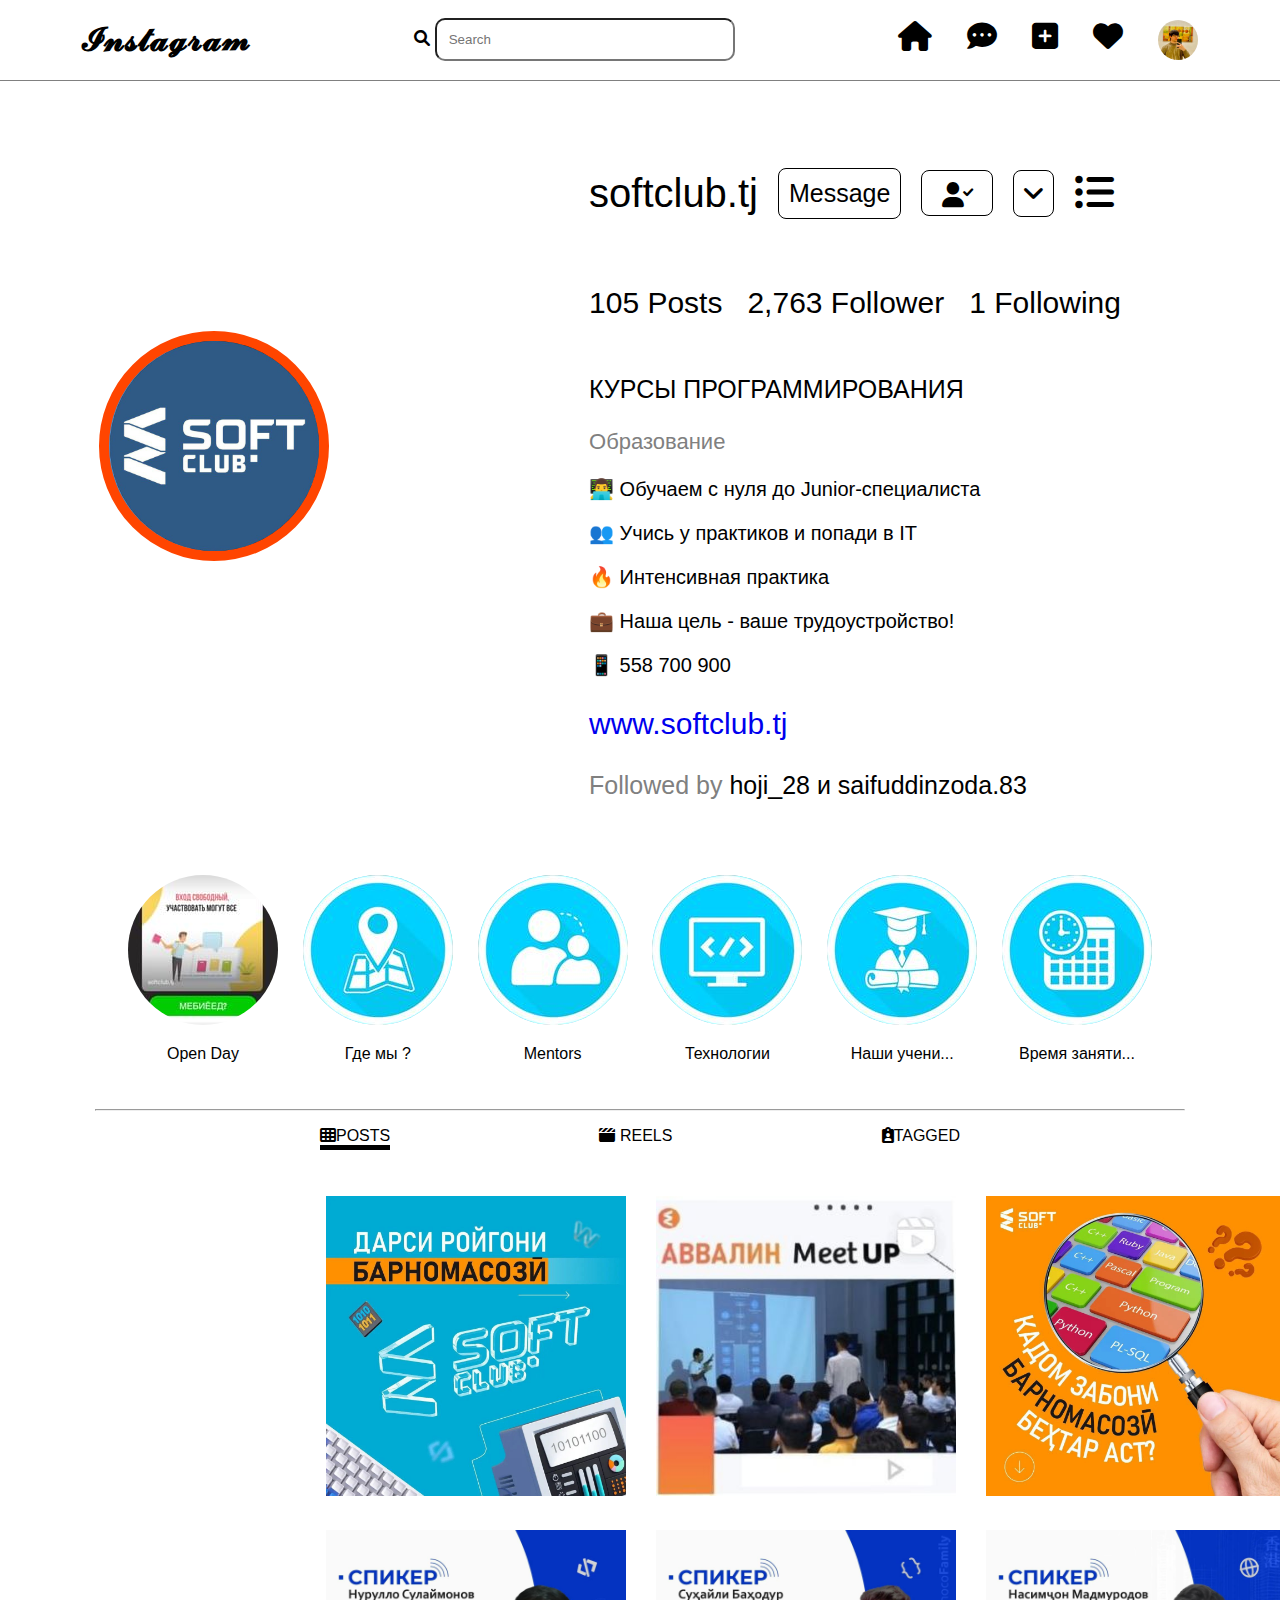
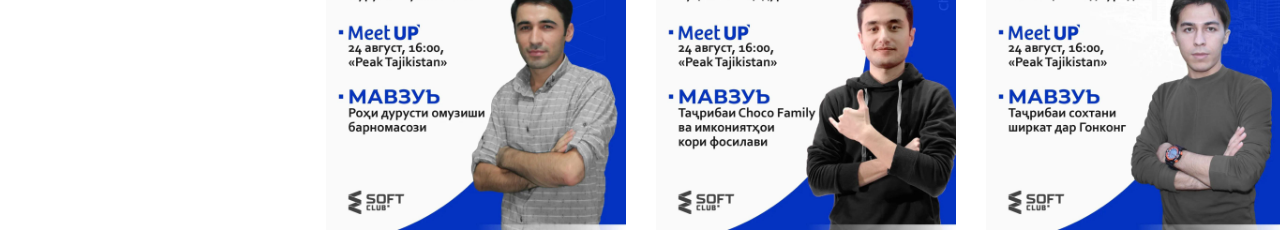
<file: Instagram/instagram.html>
<!DOCTYPE html>
<html lang="en">
<head>
    <meta charset="UTF-8">
    <meta http-equiv="X-UA-Compatible" content="IE=edge">
    <meta name="viewport" content="width=device-width, initial-scale=1.0">
    <link rel="stylesheet" href="instagram.css">
    <link rel="stylesheet" href="./icons/css/all.css">
    <link rel="stylesheet" href="./icons/css/all.min.css">

    <title>MJ___ZZ</title>
</head>
<body>
    <div class="container">
        <div class="cont1">
            <h1>𝓘𝓷𝓼𝓽𝓪𝓰𝓻𝓪𝓶</h1>
        </div>
        <div class="contt1">
            <i class="fa-solid fa-magnifying-glass"></i>
            <input type="search" placeholder="Search">
        </div>
        <div class="conttt1"> 
            <a href="#"><i class="fa-solid fa-house"></i></a>
            <a href="#"><i class="fa-solid fa-comment-dots"></i></a>
            <a href="#"><i class="fa-solid fa-square-plus"></i></a>
            <a href="#"><i class="fa-solid fa-heart"></i></a>
            <img src="./photo_2022-03-14_22-29-55.jpg" class="img1" alt="">
        </div>
    </div>
    <div class="container2">
        <div class="cont2">
            <img src="./Softclub.jpg" class="img2" alt="">
        </div>
<div>
       <div class="contt2">
        <p class="soft">softclub.tj</p>
       <p class="p2" ><a href="" class="a">Message</a></p> 
        <p class="pp2"><a href="" class="a"><i class="fa-solid fa-user-check"></i></a></p>
        <p class="ppp2"><a href="" class="a"><i class="fa-solid fa-angle-down"></i></a></p>
        <p class="pppp2"><a href="" class="a"><i class="fa-solid fa-list-ul"></i></a></p>
       </div>
       <div class="conttt2">
        <p class="p2p">105 Posts</p>
        <p class="p2pp">2,763 Follower</p>
        <p class="p2ppp">1 Following</p>
       </div>
       <div class="contttt2">

        <div>
       <p class="pp2p">КУРСЫ ПРОГРАММИРОВАНИЯ</p>
       <p class="ppp2p">Образование</p>
       <p class="pppp2p">👨‍💻 Обучаем с нуля до Junior-специалиста</p>
       <p class="pppp2p">👥 Учись у практиков и попади в IT</p>
       <p class="pppp2p">🔥 Интенсивная практика</p>
       <p class="pppp2p">💼 Наша цель - ваше трудоустройство!</p>
       <p class="pppp2p">📱 558 700 900</p>
       <p class="ppppp2p"><a href="#">www.softclub.tj</a></p>
       <p class="ap2"><a href=""><span class="span">Followed by</span> <span>hoji_28 и saifuddinzoda.83 </span> </a></p>
        </div>

    </div>
</div>
    </div>



    <div class="container3">
        <div >
         <a href=""> <img src="./Hilight.jpg" class="img11" alt=""></a>  
            <p style="text-align: center;">Open Day  </p>
        </div>
       <div>

      <a href=""><img src="./hilight1.jpg" class="img22" alt=""></a>  
      <p style="text-align: center;">Где мы ?</p>
       </div> 

       <div>
      <a href=""><img src="./hilight2.jpg" class="img33" alt="">
      </a>  
       <p style="text-align: center; " class="p3">Mentors</p>
       </div>
       <div>
        <a href=""><img src="./Hilight3.jpg" class="img44" alt=""></a> 
        <p style="text-align: center;" class="p3">Технологии</p>
       </div>

       <div>
       <a href=""><img src="./hilight4.jpg" class="img55" alt=""></a> 
        <p style="text-align: center;" class="p3">Наши учени...</p>
       </div>
    <div>
       <a href=""><img src="./Hilight5.jpg" class="img66" alt=""></a> 
        <p style="text-align: center;" class="p3">Время заняти...</p>
    </div>

    </div>
<hr class="hr">



<div class="container4">
    <p class="aaa"><i class="fa-solid fa-table-cells"></i>POSTS</p>
    <p> <i class="fa-solid fa-clapperboard"></i> REELS</p>
<p><i class="fa-solid fa-clipboard-user"></i>TAGGED</p>
</div>


<div class="container5">
    <div class="road1">
        <div class="image"> <img src="./1.jpg" alt="" id="abc">
            <div class="icons">
            <i class="fa-solid fa-heart" >87     </i>
            <i class="fa-solid fa-comment" id="a"   >12</i>
            </div>
        </div>
        <div class="image">
            <img src="./2.jpg" alt="" id="acb">
            <div class="icons1">
                <i class="fa-solid fa-heart" >126    </i>
                <i class="fa-solid fa-comment" id="a"   >12</i>
                </div>
        </div>
        <div class="image">
            <img src="./3.jpg" alt="" id="acb">
            <div class="icons2">
                <i class="fa-solid fa-heart" >42     </i>
                <i class="fa-solid fa-comment" id="a"   >9</i>
                </div>
        </div>

    </div>
    <div class="road2">
        <div class="image">
            <img src="./4.jpg" alt=" "id="abc">
            <div class="icons3">
                <i class="fa-solid fa-play" id="bca">147</i>
                <i class="fa-solid fa-comment" id="a"   >7</i>
                </div>
        </div>
        <div class="image">
            <img src="./5.jpg" alt="" id="acb">
            <div class="icons4">
                <i class="fa-solid fa-heart" >53     </i>
                <i class="fa-solid fa-comment" id="a"   >1</i>
                </div>
        </div>
        <div class="image">
            <img src="./6.jpg" alt=""id="acb">
            <div class="icons5">
                <i class="fa-solid fa-heart" >100     </i>
                <i class="fa-solid fa-comment" id="a"   >1</i>
                </div>
        </div>
    </div>
</div>
</body>
</html>
</file>
<file: style.css>
* {
    margin: 0;
}
a{
    text-decoration: none;
}
.nav {
    background-color: black;
    height: 50px;
    display: flex;
    justify-content: space-between;
}

body {
    background-color: whitesmoke;
}

.left-nav img {
    width: 50px;
    height: 40px;
    background-color: white;
    border-radius: 100px;
    margin-left: 30px;
}

.right-nav {
    display: flex;
    width: 35%;
    justify-content: space-evenly;
}

.right-nav h4 {
    margin-top: 15px;
    color: white;
    font-family: 'Montserrat';
}

.CONTACT h5 {
    color: black;
    background-color: white;
    padding: 12px;
    margin-top: 5px;
    border-radius: 40px;
}

.person img {
    width: 30%;
    position: absolute;
    right: 150px;
    bottom: 5px;
}

.black-img img {
    width: 650px;
    height: 91.7vh;
}

.img-bg {
    display: flex;
    justify-content: space-between;
}

.left-img-bg {
    width: 40%;
    height: 380px;
    margin-top: 170px;
    margin-left: 150px;
}

.left-img-bg h1,
h2,
h4 {
    font-family: 'Raleway';
}

.left-img-bg h2 {
    font-size: 40px;
}

.left-img-bg h1 {
    margin-top: 54px;
    font-size: 80px;
}

.left-img-bg h4 {
    font-size: 25px;
    color: #919191;
}

.icons {
    display: flex;
    margin-top: 100px;
    width: 30%;
    justify-content: space-between;
}

.icon1 button {
    width: 35px;
    height: 35px;
    background: #C4C4C4;
    box-shadow: 0px 4px 4px rgba(0, 0, 0, 0.25);
    border: none;
}

.icon1 i {
    font-size: 20px;
}



.icon2 button {
    width: 35px;
    height: 35px;
    background: #C4C4C4;
    box-shadow: 0px 4px 4px rgba(0, 0, 0, 0.25);
    border: none;
}

.icon2 i {
    font-size: 20px;
}



.icon3 button {
    width: 35px;
    height: 35px;
    background: #C4C4C4;
    box-shadow: 0px 4px 4px rgba(0, 0, 0, 0.25);
    border: none;
}

.icon3 i {
    font-size: 20px;
}

.button-text {
    height: 50vh;
    margin-top: -5px;
    background-color: rgba(29, 29, 29, 1);
    display: flex;
}

.left-button {
    width: 70%;
    padding-left: 30px;
    padding-top: 40px;
}

.button-text h1,
p,
h3 {
    color: white;
}

.button-text h1 {
    font-size: 30px;
    font-family: monospace;
}

.button-text p {
    padding-top: 35px;
    font-size: 15px;
    font-family: -apple-system, BlinkMacSystemFont, 'Segoe UI', Roboto, Oxygen, Ubuntu, Cantarell, 'Open Sans', 'Helvetica Neue', sans-serif;
}

.button-text h3 {
    font-size: 15px;
    font-family: monospace;
    padding-top: 35px;
}

.rectangle35 {
    width: 200px;
    border: 1px solid blue;
}

.rectangle35 img {
    width: 100%;
}

.about-me-text {
    border: solid 5px black;
    padding: 15px;
    width: 250px;
    margin: auto;
    margin-top: 70px;
}

.about-me-text h3 {
    font-size: 30px;
    color: black;
    text-align: center;
}

.about-me-p p {
    margin: auto;
    color: black;
    text-align: center;
    width: 50%;
    margin-top: 100px;
}

.explore h3 {
    color: black;
    margin: auto;
    text-align: center;
    margin-top: 50px;
}

.imgseparatorBlack {
    margin: auto;
    width: 200px;
    margin-top: 50px;
}

.imgseparatorBlack img {
    width: 100%;
}

.choice1 {
    width: 35%;
    margin: auto;
}

.choice1 h3 {
    color: black;
    margin-top: 20px;
    margin-left: 40px;
    font-size: 30px;
}

.design-img {
    display: flex;
}

.choice1 p {
    margin-left: 25px;
    margin-top: 20px;
    color: black;
}




.choice2 {
    width: 35%;
    margin: auto;
}

.design-img img {
    position: absolute;
}

.choice2 h3 {
    color: black;
    margin-top: 20px;
    margin-left: 40px;
    font-size: 30px;
}

.choice2 p {
    margin-left: 25px;
    margin-top: 20px;
    color: black;
}


.choice3 {
    width: 35%;
    margin: auto;
    margin-top: 70px;
}

.choice3 h3 {
    color: black;
    margin-top: 20px;
    margin-left: 40px;
    font-size: 30px;
}

.choice3 p {
    margin-left: 25px;
    margin-top: 20px;
    color: black;
}


.choice1-and-choice2 {
    display: flex;
    justify-content: space-evenly;
}



.imgseparatorBlack2 {
    margin: auto;
    width: 200px;
    margin-top: 100px;
}

.imgseparatorBlack2 img {
    width: 100%;
}





.Skills {
    border: solid 5px black;
    padding: 15px;
    width: 250px;
    margin: auto;
    margin-top: 70px;
}

.Skills h3 {
    font-size: 30px;
    color: black;
    text-align: center;
}

.down-middle {
    width: 50%;
    margin: auto;
    margin-top: 70px;
}

.down-middle h3 {
    font-size: 30px;
    color: black;
    width: 250px;
}

.icons-html {
    display: flex;
    justify-content: space-between;
    margin-top: 60px;
}

.icons-html img {
    width: 60px;
}

.icons-react {
    display: flex;
    justify-content: space-between;
    margin-top: 60px;
}

.icons-react img {
    width: 60px;
}

.LEARNING h3 {
    margin-top: 50px;
}

.icons-learning img {
    width: 60px;
}

.icons-learning {
    margin-top: 50px;
    display: flex;
    justify-content: space-between;
}



.other-skills h3 {
    margin-top: 60px;
}

.icons-other-skills img {
    width: 60px;
}

.icons-other-skills {
    margin-top: 60px;
    display: flex;
    justify-content: space-between;
}

.portfolio {
    border: solid 5px black;
    padding: 10px;
    width: 250px;
    position: absolute;
    text-align: center;
    left: 40%;
    margin-top: 6%;
}

.down-portfolio {
    background-color: rgb(35, 35, 35);
    background-size: 100%;
}
.img-portfolio img{
    width: 100%;
}
.down-portfolio h3 {
    font-size: 30px;
    color: black;
}
.down-portfolio hr {
    width: 30%;
    margin: auto;
    margin-top: 10px;
    color: gainsboro;
}
.text-hr {
    display: flex;
    margin: auto;
    width: 35%;
    justify-content: space-evenly;
    margin-top: 30px;
}

.text-hr p {
    color: gainsboro;
    font-size: 14px;
    font-family: monospace;
}

.images-portfolio {
    margin-top: 30px;
}

.three-first-images,
.three-secound-images {
    display: flex;
}

.three-first-images img,
.three-secound-images img {
    width: 100%;
}

.down-portfolio-and
{
    background-color: black;
    height: 10vh;
}
.down-portfolio-and p{
    text-align: center;
    padding-top: 20px;
}

a p:hover{
    text-decoration: dashed;
    color: #919191;
}
a h4:hover{
    color: chocolate;
}
a h5:hover{
    color: blue;
}
</file>
<file: media.css>
@media (max-width:768px)
{
    .nav .navbar ul{
        display: none;
    }
    .nav-menu button{
        display: none;
    }
    button i{
        color: black;
    }
    .nav{
        background-color: transparent;
    }
    .nav-menu .container-fluid{
        display: flex;
        justify-content: end;
    }
}
</file>
<file: hmw/style.css>
* {
  margin: 0;
}
.top {
  display: flex;
  justify-content: space-around;
  font-family: "Poppins", sans-serif;
}
.travira-air {
  margin-top: 48px;
}
.text {
  margin-top: 94px;
}
#text {
  text-decoration: none;
  font-weight: 500;
  font-size: 21px;
  color: #333333;
  padding-left: 42px;
}
.home {
  text-decoration: none;
  font-weight: 500;
  font-size: 21px;
  color: #333333;
}
#text:hover {
  color: #2f80ed;
}
.home:hover {
  color: #2f80ed;
}
.contact {
  margin-top: 94px;
}
#contact {
  font-weight: 700;
  font-size: 21px;
  color: #0e1035;
  padding: 10px 20px;
  border: 1px solid #0e1035;
  text-decoration: none;
}
#contact:hover {
  background-color: #0e1035;
  color: white;
}
.world {
  background-image: url(./images/helicopter.png);
  background-position: right;
  background-repeat: no-repeat;
  background-size: 800px;
  width: 100%;
  height: 110vh;
}

.left h1 {
  padding-top: 125px;
  margin-left: 122px;
  font-family: "Inter";
  font-weight: 700;
  font-size: 50px;
  line-height: 70px;
  color: #0e1035;
}
.left span {
  color: #2f80ed;
}
.left p {
  padding-top: 20px;
  font-family: "Inter";
  font-weight: 500;
  font-size: 18px;
  line-height: 150%;
  color: #676767;
  padding-left: 122px;
  margin-bottom: 90px;
}
.left a {
  font-family: "Inter";
  font-weight: 700;
  font-size: 32px;
  margin-left: 122px;
  padding: 32px 68px;
  color: white;
  background-color: #0e1035;
  text-decoration: none;
  border-radius: 31px;
}
#book:hover {
  background-color: black;
}
.companies {
  background-color: #0e1035;
}
#companies {
  text-align: center;
  color: white;
  font-family: "Poppins";
  font-weight: 700;
  font-size: 25.2352px;
  padding-top: 107px;
}
.companies span {
  color: #2f80ed;
}
#surat {
  width: 82%;
  margin: 75px 122px 0px 120px;
}
.fl {
  display: flex;
  margin-top: 151px;
  margin-left: 120px;
  flex-wrap: wrap;
}
.fl img {
  width: 488px;
  height: 453px;
  margin-bottom: 171px;
}
.txt {
  margin-left: 143px;
}
.fl h1 {
  color: white;
  font-family: "Inter";
  font-weight: 700;
  font-size: 60px;
}
.fl span {
  color: #2f80ed;
}
.fl p {
  margin-top: 32px;
  color: #bdbbbb;
  font-family: "Inter";
  font-weight: 500;
  font-size: 20px;
  line-height: 150%;
}
.fl h6 {
  font-family: "Inter";
  font-weight: 700;
  font-size: 20px;
  text-decoration-line: underline;
  color: #ffffff;
  padding-top: 20px;
}
.fl .span {
  font-family: "Inter";
  font-weight: 700;
  font-size: 16px;
  color: white;
  margin-left: 400px;
  text-decoration-line: underline;
  color: #ffffff;
}
.h6 {
  margin-top: 24px;
}
.safety {
  margin-left: 63px;
  margin-top: 122px;
  display: flex;
}
.chap h1 {
  font-family: "Inter";
  font-weight: 700;
  font-size: 60px;
  color: #0e1035;
}
.chap p {
  padding-top: 32px;
  font-family: "Inter";
  font-weight: 500;
  font-size: 20px;
  line-height: 150%;
  color: #676767;
  margin-bottom: 30px;
}
.chap h6 {
  padding-top: 10px;
  font-family: "Inter";
  font-weight: 700;
  font-size: 20px;
  text-decoration-line: underline;
  color: #0e1035;
}
.chap span {
  padding-left: 448px;
  font-family: "Inter";
  font-weight: 700;
  font-size: 20px;
  text-decoration-line: underline;
  color: #0e1035;
}
.rost {
  margin-left: 114px;
}
.rost img {
  width: 488px;
  height: 453px;
}
.fle {
  margin-top: 151px;
  text-align: center;
  color: #0e1035;
  font-weight: 700;
  font-family: "Inter";
  font-size: 64px;
}
.air {
  color: #676767;
  font-family: "Inter";
  text-align: center;
  font-weight: 500;
  font-size: 24px;
  line-height: 150%;
}
.frame {
  margin-top: 103px;
  width: 100%;
}
.left-con {
  background: rgb(249, 249, 249);
  width: 37%;
  height: 40vh;
  border-radius: 50px;
}
.image-ade {
  position: relative;
  right: 50px;
  bottom: 50px;
}
.down-ade p {
  width: 300px;
}
.down-ade {
  margin-left: 50px;
}
.down-ade i {
  padding-left: 5px;
}
.text-ade {
  margin-top: 50px;
  margin-right: 310px;
}
.top-ade {
  display: flex;
}
.erfan {
  width: 140px;
  height: 42px;
  font-family: "Inter";
  font-style: normal;
  font-weight: 700;
  font-size: 18px;
  line-height: 150%;
  letter-spacing: 0.01em;
  color: #232323;
  margin-top: 30px;
}
.ade {
  width: 120px;
  font-family: "Inter";
  font-style: normal;
  font-weight: 700;
  font-size: 18px;
  line-height: 150%;
  letter-spacing: 0.01em;
  color: #232323;
}
.right-con {
  background: rgba(255, 255, 255, 1);
  width: 35%;
  height: 40vh;
  border-radius: 50px;
}
.image-erfan {
  position: relative;
  right: 50px;
  bottom: 30px;

}
.down-erfan p {
  width: 250px;
  color: #9C9C9C;
}
.down-erfan {
  margin-left: 50px;
}
.down-erfan i {
  padding-left: 5px;
}
.text-erfan {
  margin-right: 310px;
}
.top-erfan {
  display: flex;
}
.con {
  display: flex;
  margin-left: 50px;
}
.samolyot {
  margin-top: 180px;
  height: 170vh;
  background-position: right;
  background-repeat: no-repeat;
  background-image: url(./images/samolyot.png);
}
.samolyot h1 {
  margin-left: 63px;
  padding-top: 80px;
  font-family: "Inter";
  font-weight: 700;
  font-size: 60px;
  color: #232323;
}
.samolyot img {
  margin-left: 63px;
  padding-top: 66px;
  width: 70%;
}
.rectangle {
  border-radius: 84px;
  margin: 0px 63px;
  height: 422px;
  background-color: #0e1035;
  text-align: right;
  display: flex;
  width: 90%;
  position: relative;
  bottom: 400px;
}
.rectangle h1 {
  font-family: "Poppins";
  font-weight: 600;
  font-size: 46.2645px;
  line-height: 120%;
  color: white;
  padding-top: 155px;
  text-align: left;
  width: 500px;
  margin-left: 50px;
}
.a {
  margin-top: 195px;
  margin-left: 414px;
}
#a {
  padding: 32px 68px;
  background-color: white;
  border-radius: 32px;
  font-family: "Inter";
  color: #0e1035;
  font-weight: 700;
  font-size: 32px;
  text-decoration: none;
}
#a:hover {
  background-color: black;
  color: white;
}
.footer {
  margin-left: 100px;
  display: flex;
  justify-content: space-around;
}
.footer h1 {
  color: #0e1035;
  font-family: "Inter";
  font-weight: 700;
  font-size: 24px;
  padding-bottom: 34px;
}
.footer p {
  padding-bottom: 17px;
  color: #0e1035;
  font-family: "Inter";
  font-weight: 500;
  font-size: 16px;
}
.sm {
  display: flex;
}
.sm img {
  width: 600px;
  height: 503px;
}
</file>
<file: work/main.css>
* {
  margin: 0;
}

a {
  text-decoration: none;
}

img {
  width: 100%;
}

.container {
  box-sizing: border-box;
  display: grid;
  grid-template-columns: auto;
  grid-template-rows: auto;
  grid-template-areas: "box1" "box2" "box3" "box4" "box5" "box6";
}

.box1 {
  grid-area: "box1";
  box-sizing: border-box;
  background-color: white;
  padding: 40px 80px 0px;
}
.box1 .home {
  display: flex;
  flex-wrap: wrap;
}
.box1 .home img {
  width: 80px;
}
.box1 .home .s1 {
  color: blue;
  font-family: Arial, Helvetica, sans-serif;
  font-weight: bold;
  font-size: 1em;
  padding-left: 200px;
  margin: 10px;
  position: relative;
  top: 20px;
}
.box1 .home .s1:hover {
  color: black;
  font-size: 1.1em;
}
.box1 .home .s2:hover {
  color: blue;
  font-size: 1.1em;
}
.box1 .home .s2 {
  position: relative;
  top: 20px;
  color: black;
  font-family: Arial, Helvetica, sans-serif;
  font-weight: bold;
  font-size: 1em;
  margin: 10px;
}
.box1 .home .us {
  box-sizing: border-box;
  margin-left: 300px;
  position: relative;
  top: 20px;
  font-weight: bold;
  font-family: Arial, Helvetica, sans-serif;
  color: black;
  border: 2px gray solid;
  padding: 10px 20px;
  border-radius: 12px;
}
.box1 .home .us:hover {
  background-color: red;
  color: white;
}
.box1 .world {
  display: flex;
  flex-wrap: wrap;
  box-sizing: border-box;
}
.box1 .world .left {
  height: 60vh;
  width: 50%;
  position: relative;
  top: 150px;
  font-family: Arial, Helvetica, sans-serif;
}
.box1 .world .left h1 {
  font-size: 4em;
}
.box1 .world .left span {
  color: blue;
}
.box1 .world .left p {
  color: rgb(95, 95, 95);
  font-weight: 500;
  font-size: 20px;
  width: 90%;
}
.box1 .world .left a {
  color: white;
  background-color: rgb(0, 0, 65);
  padding: 16px 26px;
  font-size: 1.3em;
  font-weight: 700;
  border-radius: 14px;
}
.box1 .world .left a:hover {
  background-color: wheat;
  color: rgb(0, 0, 65);
}
.box1 .world .right {
  position: relative;
  top: -100px;
  box-sizing: border-box;
  width: 50%;
  background-image: url(./img/a7.png);
  background-repeat: no-repeat;
  background-position: center;
  background-position-x: 58.5%;
  background-size: 60% 50%;
}
.box1 .world .right img {
  width: 97%;
  transform: rotate(22deg);
}

.box2 {
  background-color: #0E1035;
  font-family: Arial, Helvetica, sans-serif;
  padding-bottom: 40px;
}
.box2 .h1 {
  font-size: 25px;
  font-weight: 700;
  margin-top: 100px;
  text-align: center;
  color: white;
}
.box2 .h1 span {
  color: blue;
}
.box2 .chevron {
  display: grid;
  grid-template-columns: repeat(4, 20%);
  grid-template-rows: auto;
  align-items: center;
  justify-content: space-evenly;
}
.box2 .chevron .img1 {
  width: 50%;
  margin-left: 30%;
}
.box2 .ourservice {
  display: flex;
  flex-wrap: wrap;
}
.box2 .ourservice img {
  width: 100%;
}
.box2 .ourservice .left {
  width: 40%;
  margin-left: 10%;
  margin-right: 30px;
}
.box2 .ourservice .left img {
  width: 90%;
}
.box2 .ourservice .right {
  width: 40%;
}
.box2 .ourservice .right h1 {
  font-size: 3.2em;
  color: white;
}
.box2 .ourservice .right h1 span {
  color: blue;
}
.box2 .ourservice p {
  color: rgb(194, 194, 194);
  font-size: 1.2em;
  width: 90%;
  line-height: 30px;
}
.box2 .ourservice a {
  color: white;
  font-weight: 500;
  font-size: 1em;
  border-bottom: 2px solid white;
  line-height: 30px;
}
.box2 .ourservice a:hover {
  color: red;
  border-color: brown;
}
.box2 .ourservice .a1 {
  margin-left: 71px;
}
.box2 .ourservice .a2 {
  margin-left: 130px;
}
.box2 .ourservice .a3 {
  margin-left: 75px;
}

.box3 {
  padding: 50px 100px;
}
.box3 .safety {
  display: flex;
  flex-wrap: wrap;
  font-family: Arial, Helvetica, sans-serif;
}
.box3 .safety img {
  width: 100%;
}
.box3 .safety .right {
  width: 48%;
  margin-left: 40px;
}
.box3 .safety .right img {
  width: 90%;
}
.box3 .safety .left {
  width: 45%;
  margin-left: 35px;
}
.box3 .safety .left h1 {
  font-size: 3.2em;
  color: black;
  font-weight: 700;
}
.box3 .safety p {
  color: lightslategray;
  font-size: 1.3em;
  width: 100%;
  line-height: 30px;
}
.box3 .safety a {
  color: black;
  font-weight: 800;
  font-size: 14px;
  border-bottom: 2px solid black;
}
.box3 .safety a:hover {
  color: blue;
  border-color: rgb(255, 0, 0);
}
.box3 .safety .a1 {
  margin-left: 71px;
}
.box3 .safety .a2 {
  margin-left: 50px;
}
.box3 .safety .a3 {
  margin-left: 68px;
}

.box4 {
  color: black;
  font-family: Arial, Helvetica, sans-serif;
}
.box4 .h1 {
  text-align: center;
  font-size: 3em;
}
.box4 .p {
  font-size: 1.32em;
  width: 600px;
  line-height: 30px;
  margin-left: 30%;
  text-align: center;
}
.box4 .df {
  display: flex;
  flex-wrap: wrap;
  justify-content: space-evenly;
}
.box4 img {
  width: 80%;
  margin-left: 10%;
}
.box4 .left {
  width: 45%;
}
.box4 .left .a6 {
  position: relative;
  top: -300px;
  width: 70%;
}
.box4 .left h1 {
  background-color: white;
  text-align: center;
  font-size: 2em;
  padding-top: 25px;
  padding-bottom: 25px;
  position: relative;
  top: -280px;
}
.box4 .right {
  width: 45%;
}
.box4 .right .a6 {
  position: relative;
  top: -250px;
}
.box4 .right h1 {
  background-color: white;
  text-align: center;
  font-size: 2em;
  padding-top: 25px;
  padding-bottom: 25px;
  position: relative;
  top: -200px;
}

.box5 {
  display: flex;
  flex-wrap: wrap;
  color: black;
  height: 110vh;
  position: relative;
  top: -200px;
  font-family: Arial, Helvetica, sans-serif;
  justify-content: right;
}
.box5 h1 {
  font-size: 3.5em;
  width: 71%;
  line-height: 70px;
}
.box5 .left {
  width: 55%;
}
.box5 .left .coment {
  display: flex;
  position: relative;
  z-index: 1;
  box-shadow: 1px 1px 10px 3px gray;
  border-radius: 10px;
  margin: 15px;
}
.box5 .left .coment .le {
  display: flex;
  flex-wrap: wrap;
  padding: 25px;
}
.box5 .left .coment .le i {
  margin: 5px;
  line-height: 35px;
}
.box5 .left .coment .le .p1 {
  line-height: 25px;
}
.box5 .left .coment .le .lef {
  margin-right: 15px;
  margin-bottom: 15px;
  width: 20%;
}
.box5 .left .coment .le .lef img {
  width: 100%;
}
.box5 .left .coment .le .rig {
  width: 49%;
}
.box5 .left .coment .le .rig h3 {
  font-size: 1em;
  margin-top: 15px;
  line-height: 30px;
}
.box5 .left .coment .le .rig p {
  font-size: 14px;
}
.box5 .left .coment .ri {
  display: flex;
  flex-wrap: wrap;
  padding: 25px;
}
.box5 .left .coment .ri i {
  margin: 5px;
  line-height: 35px;
}
.box5 .left .coment .ri .p1 {
  line-height: 25px;
}
.box5 .left .coment .ri .lef {
  margin-right: 15px;
  margin-bottom: 15px;
  width: 20%;
}
.box5 .left .coment .ri .lef img {
  width: 100%;
}
.box5 .left .coment .ri .rig {
  width: 49%;
}
.box5 .left .coment .ri .rig h3 {
  font-size: 1em;
  margin-top: 15px;
  line-height: 30px;
}
.box5 .left .coment .ri .rig p {
  font-size: 14px;
}
.box5 .right {
  width: 40%;
  background-image: url(./img/a8.jpg);
}

.contactus {
  background-color: #0E1035;
  display: flex;
  height: 35vh;
  border-radius: 12px;
  width: 70%;
  padding: 0px 50px;
  margin: auto;
  flex-wrap: wrap;
  position: relative;
  top: -300px;
  align-items: center;
  justify-content: space-between;
  font-family: Arial, "Helvetica Neue", Helvetica, sans-serif;
}
.contactus h1 {
  color: white;
  font-size: 2.3em;
  width: 30%;
  line-height: 50px;
}
.contactus a {
  color: #0E1035;
  background-color: white;
  font-size: 1.5em;
  font-weight: 700;
  padding: 20px 40px;
  border-radius: 22px;
}
.contactus a:hover {
  color: white;
  background-color: lightskyblue;
}

.box6 {
  display: flex;
  flex-wrap: wrap;
  position: relative;
  top: -100px;
  justify-content: space-evenly;
  font-family: Arial, Helvetica, sans-serif;
}
.box6 h4 {
  font-size: 1.32em;
}
.box6 a {
  color: black;
  line-height: 30px;
  font-weight: 400;
}
.box6 a:hover {
  color: lightgreen;
}
.box6 .c1 {
  width: 24%;
  display: flex;
  justify-content: center;
}
.box6 .c1 img {
  width: 50%;
}
.box6 .c2 {
  width: 24%;
}
.box6 .c3 {
  width: 24%;
}
.box6 .c4 {
  width: 24%;
}/*# sourceMappingURL=main.css.map */
</file>
<file: Instagram/instagram.css>
body{
    margin: 0;
    font-family: Arial, Helvetica, sans-serif;
}
.container{
    display: flex;
    align-items: center;
    justify-content: space-around;
 background-attachment: fixed;
 border: 1px solid gray;
 border-top:none;
 border-left:none;
 border-right:none;
}
.cont1{
    font-family:Verdana, Geneva, Tahoma, sans-serif;    
}
input{
    padding: 12px;
    border-radius:10px ;
    width: 300px;

}
.img1{
    width: 40px;
    height: 40px;
    border-radius: 50%;
}
.conttt1 a{
    font-size: 30px;
    padding-right: 35px;

}
.fa-house{
    color: black;
}
.fa-comment-dots{
    color: black;
}
.fa-square-plus{
    color: black;
}
.fa-heart{
    color: black;
}
.conttt1{
    display: flex;
}
.container2{

    width: 80%;
    margin: auto;
    display: flex;
    justify-content: center;
    margin-top: 50px;
}
.img2{
    position: relative;
    right: 4.5px;
    border-radius: 100%;
    width: 104.5%;
    height: 105.3%;
    
}
.cont2{
    padding: 5px;
    border: 10px solid orangered;
position: relative;
top: 200px;
right: 60px;
    background-color: #528ac2;
width:200px;
height: 200px;
border-radius:50% ;
    display: flex;
  align-items: center;
  margin-right: 200px;
}
.contt2{
    display: flex;
    align-items: center;
}
.conttt2{
    display: flex;
    align-items: center;
    font-size: 30px;
    font-weight: 100;
}
.a{
    text-decoration: none;
    color: black;
}
a{
    text-decoration: none;
}
.soft{
    font-size: 40px;
    padding-right: 20px;
}
.p2{
    font-size: 25px;
    border: 1px solid black;
    padding: 10px;
    border-radius:8px ;
    margin-right: 20px;
}
.pp2{
    text-align: center;
font-size: 25px;
width: 60px;
border-radius: 8px;
border: 1px solid black;
padding: 5px;
padding-top: 10px;
padding: bottom 10px;
margin-right: 20px;
}
.ppp2{
    font-size: 25px;
    border: 1px solid black;
    margin-right: 20px;
    padding: 8px;
    text-align: center;
    padding-right: 10px;
    padding-left: 10px;
    border-radius: 8px;
}
.pppp2{
    font-size: 40px;
}
.p2p{
   padding-right: 25px;
}
.p2pp{
    padding-right: 25px;
}
.pp2p{
    font-size: 25px;
}
.ppp2p{
    font-size: 22px;
    color: gray;
}
.pppp2p{
    font-size: 20px;
}
.ppppp2p{
    font-size: 30px;
}
.ppppp2p:hover{
    text-decoration: underline;
}
.ap2{
    font-size: 25px;

}
span{
    color: black;
}
.span{
    color: gray;
}
.container3{
    width: 80%;
    margin: auto;
display: flex;
justify-content: space-between;
margin-top: 50px;
}
.img11{
    border-radius: 50%;
}
.img22{
    border-radius: 50%;
}
.img33{
    border-radius: 50%;
}
.img44{
    border-radius: 50%;
}
.img55{
    border-radius: 50%;
}
.img66{
    border-radius: 50%;
}
.p3{
    font-family: Arial, Helvetica, sans-serif;
}
.hr{
    width: 85%;
    margin: auto;
    margin-top: 30px;
}
.container4{
    display: flex;

    width: 50%;
    margin: auto;
    justify-content: space-between;
}
.aaa{
    border-bottom: 5px solid;
}
.road1{
    display: flex;
}
.road2{
    display: flex;
}
.road3{
    display: flex;
}
.container5 img{
    width: 300px;
    height: 300px;
}
#abc{
    margin-left: 480px;
    margin-top: 30px;
}
#acb{
    margin-left: 30px;
    margin-top: 30px;
}
.image{
    position: relative;
    right: 12%;
}
.image img:hover{
    color: grey;
    opacity: 0.5;
}
.icons{
    position: absolute;
    top: 50%;
    left: 69%;
    display: flex;
    justify-content: center;
    align-items: center;
    color: white;
    font-size: 2em;
    z-index: -1;
}
.icons1{
    position: absolute;
    top: 50%;
    left: 25%;
    display: flex;
    justify-content: center;
    align-items: center;
    color: white;
    font-size: 2em;
    z-index: -1;
}
.icons2{
    position: absolute;
    top: 50%;
    left: 28%;
    display: flex;
    justify-content: center;
    align-items: center;
    color: white;
    font-size: 2em;
    z-index: -1;
}
.icons3{
    position: absolute;
    top: 49%;
    left: 69%;
    color: white;
    display: flex;
    justify-content: center;
    align-items: center;
    font-size: 2em;
    z-index: -1;
}
.icons4{
    position: absolute;
    top: 49%;
    left: 28%;
    color: white;
    display: flex;
    justify-content: center;
    align-items: center;
    font-size: 2em;
    z-index: -1;
}
.icons5{
    position: absolute;
    top: 49%;
    left: 25%;
    color: white;
    display: flex;
    justify-content: center;
    align-items: center;
    font-size: 2em;
    z-index: -1;
}
#a{
    color: black;
}
.images:hover .icons{
    z-index: 500;
}
.fa-comment{
    margin-left: 50px;
}
.container{
    position: sticky;
}
#bca{
    color: black;
}
</file>
